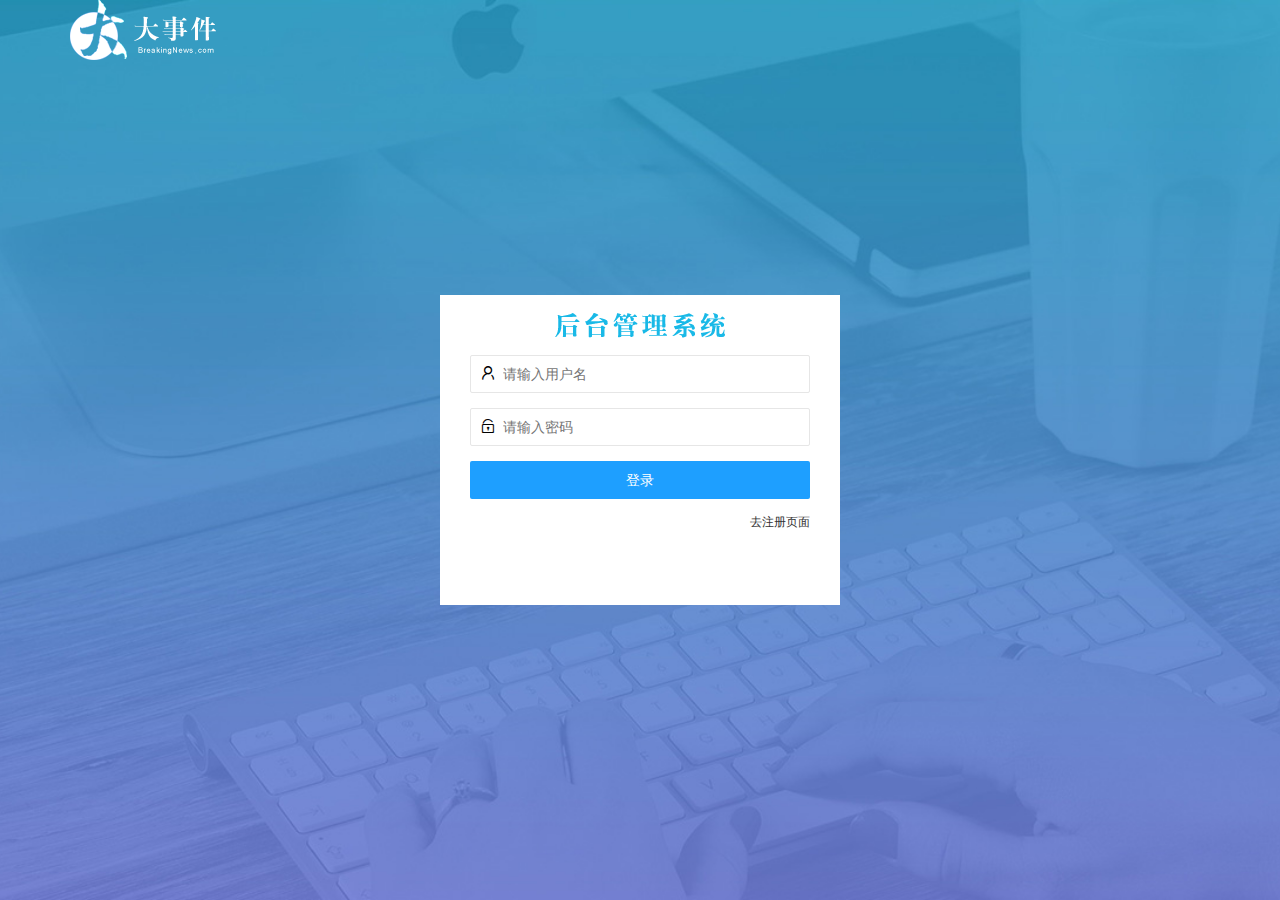
<file: login.html>
<!DOCTYPE html>
<html lang="en">

<head>
    <meta charset="UTF-8">
    <meta http-equiv="X-UA-Compatible" content="IE=edge">
    <meta name="viewport" content="width=device-width, initial-scale=1.0">
    <title>大事件-登录/注册</title>
    <!-- 导入LayUi样式 -->
    <link rel="stylesheet" href="./assets/lib/layui/css/layui.css" />
    <!-- 导入自己的样式 -->
    <link rel="stylesheet" href="./assets/css/login.css" />

</head>

<body>
    <!-- 头部logo区域 -->
    <div class="layui-main">
        <img src="./assets/images/logo.png" />
    </div>
    <!-- 登录注册区域 -->
    <div class="loginAndRegBox">
        <div class="title-box"></div>
        <!-- 登录div -->
        <div class="login-box">
            <!-- 登录表单 -->
            <form class="layui-form" id="form_login">
                <!-- 用户名 -->
                <div class="layui-form-item">
                    <i class="layui-icon layui-icon-username"></i>
                    <input type="text" name="username" required lay-verify="" placeholder="请输入用户名" autocomplete="off" class="layui-input">
                </div>
                <!-- 密码 -->
                <div class="layui-form-item">
                    <i class="layui-icon layui-icon-password"></i>
                    <input type="password" name="password" required lay-verify="requiredrequired|pwd" placeholder="请输入密码" autocomplete="off" class="layui-input">
                </div>
                <!-- 登录按钮 -->
                <div class="layui-form-item">
                    <!-- 表单提交按钮和普通按钮的区别，就是lay-submit -->
                    <button class="layui-btn layui-btn-fluid layui-btn-normal" lay-submit>登录</button>

                </div>
                <div class="layui-form-item links">
                    <a href="javaScript:;" id="link_reg">去注册页面</a>
                </div>
            </form>
        </div>
        <!-- 注册div -->
        <div class="reg-box">
            <!-- 注册表单 -->
            <form class="layui-form" id="form_reg">
                <!-- 用户名 -->
                <div class="layui-form-item">
                    <i class="layui-icon layui-icon-username"></i>
                    <input type="text" name="username" required lay-verify="required" placeholder="请输入用户名" autocomplete="off" class="layui-input">
                </div>
                <!-- 密码 -->
                <div class="layui-form-item">
                    <i class="layui-icon layui-icon-password"></i>
                    <input type="password" name="repassword" required lay-verify="required|pwd" placeholder="请输入密码" autocomplete="off" class="layui-input">
                </div>
                <!-- 密码验证 -->
                <div class="layui-form-item">
                    <i class="layui-icon layui-icon-password"></i>
                    <input type="password" name="password" required lay-verify="required|pwd|repwd" placeholder="再次确认密码" autocomplete="off" class="layui-input">
                </div>
                <!-- 注册按钮 -->
                <div class="layui-form-item">
                    <!-- 表单提交按钮和普通按钮的区别，就是lay-submit -->
                    <button class="layui-btn layui-btn-fluid layui-btn-normal" lay-submit>注册</button>

                </div>
                <div class="layui-form-item links">
                    <a href="javaScript:;" id="link_login">去登录</a>
                </div>
            </form>

        </div>
    </div>
    <!-- 导入layui的js脚本 -->
    <script src="./assets/lib/layui/layui.all.js"></script>
    <!-- 导入jquery -->
    <script src="./assets/lib/jquery.js"></script>
    <!-- 导入自己封装的 baseApi函数-->
    <script src="./assets/js/baseApi.js"></script>
    <!-- 导入自己的脚本js -->
    <script src="./assets/js/login.js"></script>


</body>

</html>
</file>
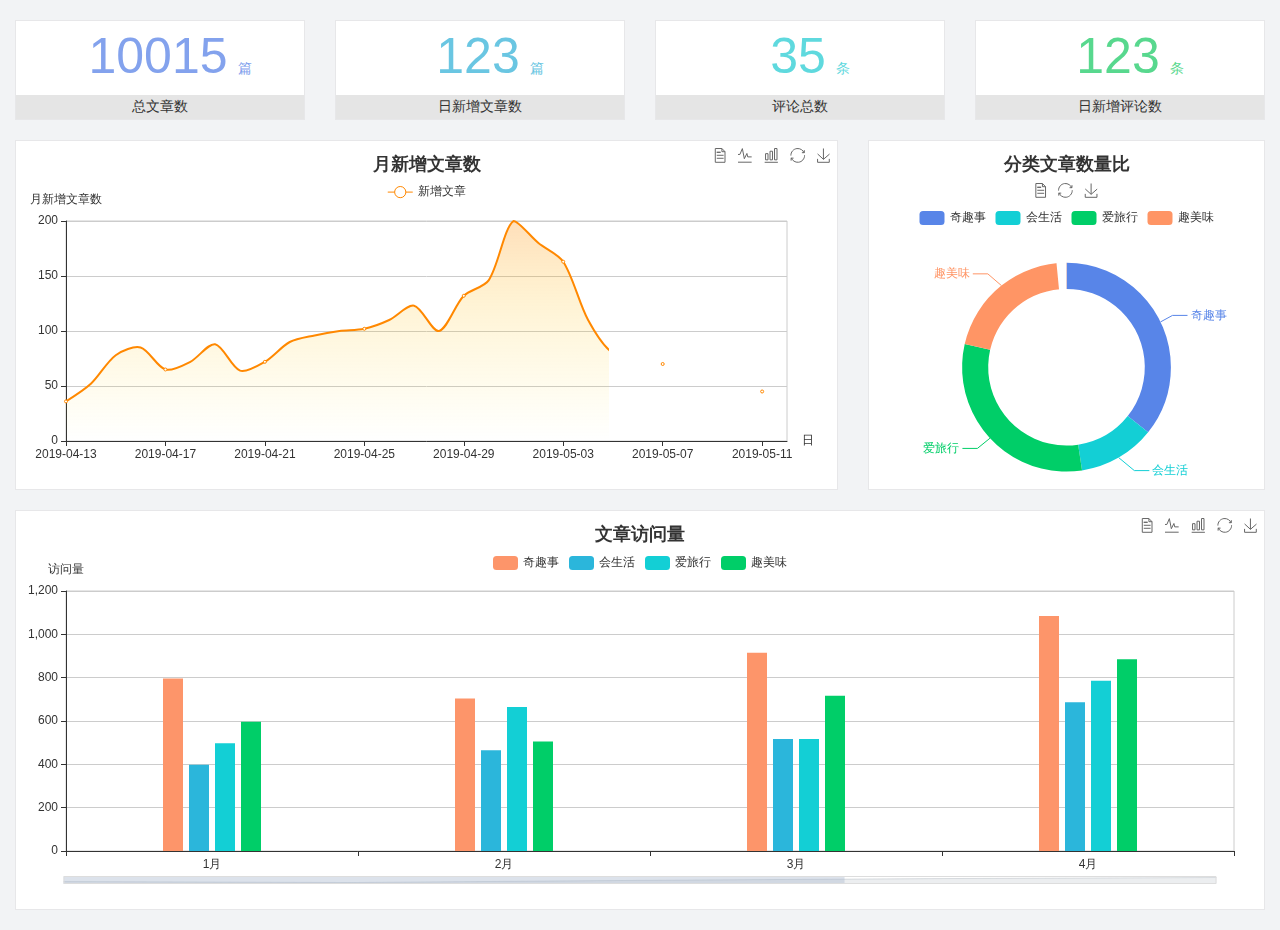
<file: home/dashboard.html>
<!DOCTYPE html>
<html lang="en">

<head>
    <meta charset="UTF-8">
    <meta name="viewport" content="width=device-width, initial-scale=1.0">
    <meta http-equiv="X-UA-Compatible" content="ie=edge">
    <title>图表统计</title>
    <link rel="stylesheet" href="../../assets/lib/bootstrap.css" />
    <link rel="stylesheet" href="../../assets/lib/main.css" />
    <script src="../../assets/lib/jquery.js"></script>
    <script type="text/javascript" src="../../assets/lib/echarts.min.js"></script>
</head>

<body>
    <div class="container-fluid">
        <div class="row spannel_list">
            <div class="col-sm-3 col-xs-6">
                <div class="spannel">
                    <em>10015</em><span>篇</span>
                    <b>总文章数</b>
                </div>
            </div>
            <div class="col-sm-3 col-xs-6">
                <div class="spannel scolor01">
                    <em>123</em><span>篇</span>
                    <b>日新增文章数</b>
                </div>
            </div>
            <div class="col-sm-3 col-xs-6">
                <div class="spannel scolor02">
                    <em>35</em><span>条</span>
                    <b>评论总数</b>
                </div>
            </div>
            <div class="col-sm-3 col-xs-6">
                <div class="spannel scolor03">
                    <em>123</em><span>条</span>
                    <b>日新增评论数</b>
                </div>
            </div>
        </div>
    </div>

    <div class="container-fluid">
        <div class="row curve-pie">
            <div class="col-lg-8 col-md-8">
                <div class="gragh_pannel" id="curve_show"></div>
            </div>
            <div class="col-lg-4 col-md-4">
                <div class="gragh_pannel" id="pie_show"></div>
            </div>
        </div>
    </div>

    <div class="container-fluid">
        <div class="column_pannel" id="column_show"></div>
    </div>

    <script>
        var oChart = echarts.init(document.getElementById('curve_show'));
        var aList_all = [{
            'count': 36,
            'date': '2019-04-13'
        }, {
            'count': 52,
            'date': '2019-04-14'
        }, {
            'count': 78,
            'date': '2019-04-15'
        }, {
            'count': 85,
            'date': '2019-04-16'
        }, {
            'count': 65,
            'date': '2019-04-17'
        }, {
            'count': 72,
            'date': '2019-04-18'
        }, {
            'count': 88,
            'date': '2019-04-19'
        }, {
            'count': 64,
            'date': '2019-04-20'
        }, {
            'count': 72,
            'date': '2019-04-21'
        }, {
            'count': 90,
            'date': '2019-04-22'
        }, {
            'count': 96,
            'date': '2019-04-23'
        }, {
            'count': 100,
            'date': '2019-04-24'
        }, {
            'count': 102,
            'date': '2019-04-25'
        }, {
            'count': 110,
            'date': '2019-04-26'
        }, {
            'count': 123,
            'date': '2019-04-27'
        }, {
            'count': 100,
            'date': '2019-04-28'
        }, {
            'count': 132,
            'date': '2019-04-29'
        }, {
            'count': 146,
            'date': '2019-04-30'
        }, {
            'count': 200,
            'date': '2019-05-01'
        }, {
            'count': 180,
            'date': '2019-05-02'
        }, {
            'count': 163,
            'date': '2019-05-03'
        }, {
            'count': 110,
            'date': '2019-05-04'
        }, {
            'count': 80,
            'date': '2019-05-05'
        }, {
            'count': 82,
            'date': '2019-05-06'
        }, {
            'count': 70,
            'date': '2019-05-07'
        }, {
            'count': 65,
            'date': '2019-05-08'
        }, {
            'count': 54,
            'date': '2019-05-09'
        }, {
            'count': 40,
            'date': '2019-05-10'
        }, {
            'count': 45,
            'date': '2019-05-11'
        }, {
            'count': 38,
            'date': '2019-05-12'
        }, ];

        let aCount = [];
        let aDate = [];

        for (var i = 0; i < aList_all.length; i++) {
            aCount.push(aList_all[i].count);
            aDate.push(aList_all[i].date);
        }

        var chartopt = {
            title: {
                text: '月新增文章数',
                left: 'center',
                top: '10'
            },
            tooltip: {
                trigger: 'axis'
            },
            legend: {
                data: ['新增文章'],
                top: '40'
            },
            toolbox: {
                show: true,
                feature: {
                    mark: {
                        show: true
                    },
                    dataView: {
                        show: true,
                        readOnly: false
                    },
                    magicType: {
                        show: true,
                        type: ['line', 'bar']
                    },
                    restore: {
                        show: true
                    },
                    saveAsImage: {
                        show: true
                    }
                }
            },
            calculable: true,
            xAxis: [{
                name: '日',
                type: 'category',
                boundaryGap: false,
                data: aDate
            }],
            yAxis: [{
                name: '月新增文章数',
                type: 'value'
            }],
            series: [{
                name: '新增文章',
                type: 'line',
                smooth: true,
                itemStyle: {
                    normal: {
                        areaStyle: {
                            type: 'default'
                        },
                        color: '#f80'
                    },
                    lineStyle: {
                        color: '#f80'
                    }
                },
                data: aCount
            }],
            areaStyle: {
                normal: {
                    color: new echarts.graphic.LinearGradient(0, 0, 0, 1, [{
                        offset: 0,
                        color: 'rgba(255,136,0,0.39)'
                    }, {
                        offset: .34,
                        color: 'rgba(255,180,0,0.25)'
                    }, {
                        offset: 1,
                        color: 'rgba(255,222,0,0.00)'
                    }])

                }
            },
            grid: {
                show: true,
                x: 50,
                x2: 50,
                y: 80,
                height: 220
            }
        };

        oChart.setOption(chartopt);


        var oPie = echarts.init(document.getElementById('pie_show'));
        var oPieopt = {
            title: {
                top: 10,
                text: '分类文章数量比',
                x: 'center'
            },
            tooltip: {
                trigger: 'item',
                formatter: "{a} <br/>{b} : {c} ({d}%)"
            },
            color: ['#5885e8', '#13cfd5', '#00ce68', '#ff9565'],
            legend: {
                x: 'center',
                top: 65,
                data: ['奇趣事', '会生活', '爱旅行', '趣美味']
            },
            toolbox: {
                show: true,
                x: 'center',
                top: 35,
                feature: {
                    mark: {
                        show: true
                    },
                    dataView: {
                        show: true,
                        readOnly: false
                    },
                    magicType: {
                        show: true,
                        type: ['pie', 'funnel'],
                        option: {
                            funnel: {
                                x: '25%',
                                width: '50%',
                                funnelAlign: 'left',
                                max: 1548
                            }
                        }
                    },
                    restore: {
                        show: true
                    },
                    saveAsImage: {
                        show: true
                    }
                }
            },
            calculable: true,
            series: [{
                name: '访问来源',
                type: 'pie',
                radius: ['45%', '60%'],
                center: ['50%', '65%'],
                data: [{
                    value: 300,
                    name: '奇趣事'
                }, {
                    value: 100,
                    name: '会生活'
                }, {
                    value: 260,
                    name: '爱旅行'
                }, {
                    value: 180,
                    name: '趣美味'
                }]
            }]
        };
        oPie.setOption(oPieopt);



        var oColumn = this.echarts.init(document.getElementById('column_show'));
        var oColumnopt = {
            title: {
                text: '文章访问量',
                left: 'center',
                top: '10'
            },
            tooltip: {
                trigger: 'axis'
            },
            legend: {
                data: ['奇趣事', '会生活', '爱旅行', '趣美味'],
                top: '40'
            },
            toolbox: {
                show: true,
                feature: {
                    mark: {
                        show: true
                    },
                    dataView: {
                        show: true,
                        readOnly: false
                    },
                    magicType: {
                        show: true,
                        type: ['line', 'bar']
                    },
                    restore: {
                        show: true
                    },
                    saveAsImage: {
                        show: true
                    }
                }
            },
            calculable: true,
            xAxis: [{
                type: 'category',
                data: ['1月', '2月', '3月', '4月', '5月']
            }],
            yAxis: [{
                name: '访问量',
                type: 'value'
            }],
            series: [{
                name: '奇趣事',
                type: 'bar',
                barWidth: 20,
                itemStyle: {
                    normal: {
                        areaStyle: {
                            type: 'default'
                        },
                        color: '#fd956a'
                    }
                },
                data: [800, 708, 920, 1090, 1200]
            }, {
                name: '会生活',
                type: 'bar',
                barWidth: 20,
                itemStyle: {
                    normal: {
                        areaStyle: {
                            type: 'default'
                        },
                        color: '#2bb6db'
                    }
                },
                data: [400, 468, 520, 690, 800]
            }, {
                name: '爱旅行',
                type: 'bar',
                barWidth: 20,
                itemStyle: {
                    normal: {
                        areaStyle: {
                            type: 'default'
                        },
                        color: '#13cfd5'
                    }
                },
                data: [500, 668, 520, 790, 900]
            }, {
                name: '趣美味',
                type: 'bar',
                barWidth: 20,
                itemStyle: {
                    normal: {
                        areaStyle: {
                            type: 'default'
                        },
                        color: '#00ce68'
                    }
                },
                data: [600, 508, 720, 890, 1000]
            }],
            grid: {
                show: true,
                x: 50,
                x2: 30,
                y: 80,
                height: 260
            },
            dataZoom: [ //给x轴设置滚动条
                {
                    start: 0, //默认为0
                    end: 100 - 1000 / 31, //默认为100
                    type: 'slider',
                    show: true,
                    xAxisIndex: [0],
                    handleSize: 0, //滑动条的 左右2个滑动条的大小
                    height: 8, //组件高度
                    left: 45, //左边的距离
                    right: 50, //右边的距离
                    bottom: 26, //右边的距离
                    handleColor: '#ddd', //h滑动图标的颜色
                    handleStyle: {
                        borderColor: "#cacaca",
                        borderWidth: "1",
                        shadowBlur: 2,
                        background: "#ddd",
                        shadowColor: "#ddd",
                    }
                }
            ]
        };
        oColumn.setOption(oColumnopt);
    </script>
</body>

</html>
</file>
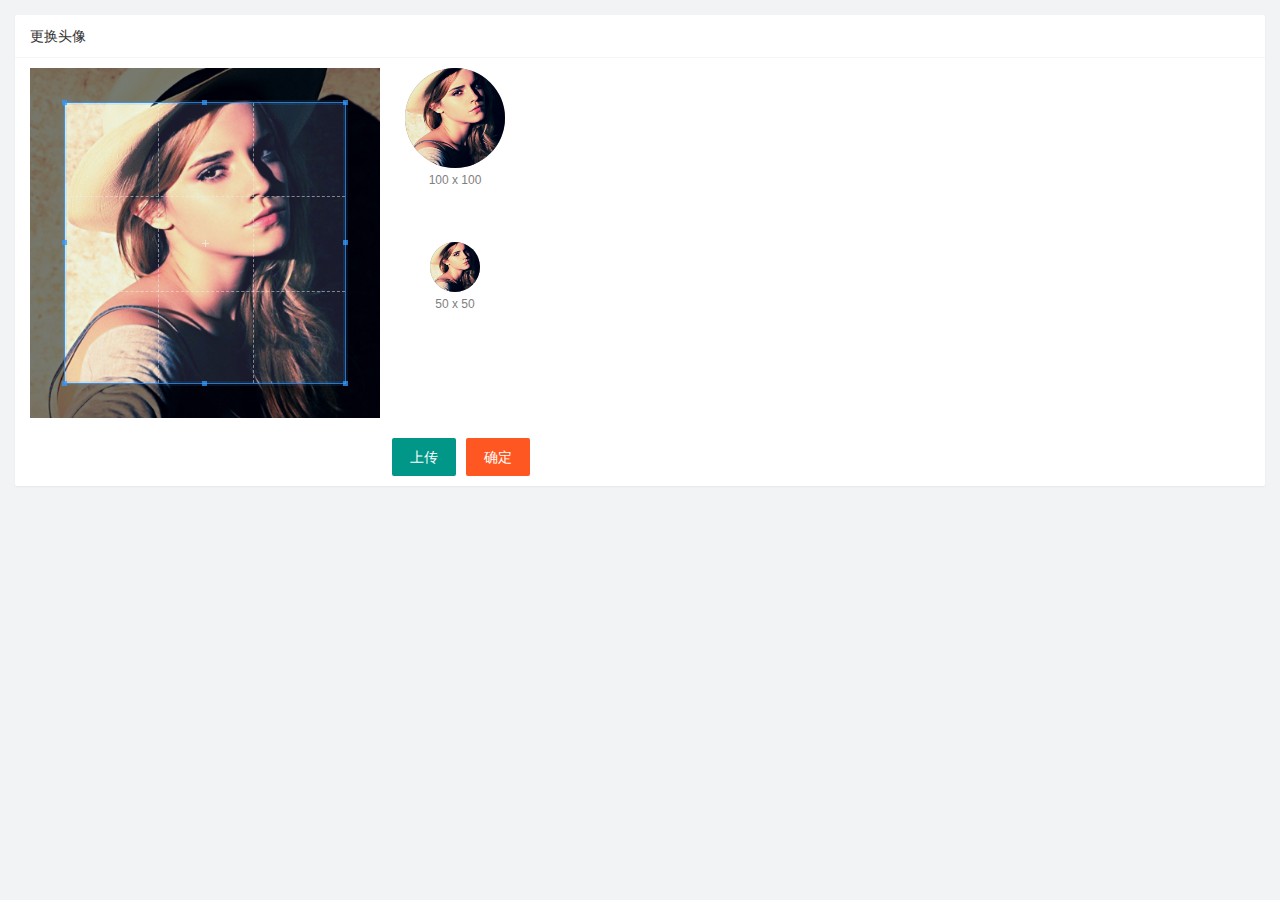
<file: user/user_avatar.html>
<!DOCTYPE html>
<html lang="en">

<head>
    <meta charset="UTF-8">
    <meta http-equiv="X-UA-Compatible" content="IE=edge">
    <meta name="viewport" content="width=device-width, initial-scale=1.0">
    <title>Document</title>
    <link rel="stylesheet" href="/assets/lib/layui/css/layui.css">
    <link rel="stylesheet" href="/assets/lib/cropper/cropper.css" />
    <link rel="stylesheet" href="/assets/css/user/user_avatar.css">

</head>

<body>
    <!-- 卡片区域 -->
    <div class="layui-card">
        <div class="layui-card-header">更换头像</div>
        <div class="layui-card-body">
            <!-- 第一行的图片裁剪和预览区域 -->
            <div class="row1">
                <!-- 图片裁剪区域 -->
                <div class="cropper-box">
                    <!-- 这个 img 标签很重要，将来会把它初始化为裁剪区域 -->
                    <img id="image" src="/assets/images/sample.jpg" />
                </div>
                <!-- 图片的预览区域 -->
                <div class="preview-box">
                    <div>
                        <!-- 宽高为 100px 的预览区域 -->
                        <div class="img-preview w100"></div>
                        <p class="size">100 x 100</p>
                    </div>
                    <div>
                        <!-- 宽高为 50px 的预览区域 -->
                        <div class="img-preview w50"></div>
                        <p class="size">50 x 50</p>
                    </div>
                </div>
            </div>

            <!-- 第二行的按钮区域 -->
            <div class="row2">
                <!-- 通过accept属性可以允许选择什么类型文件 -->
                <input type="file" id="file" accept="image/png,image/jpeg">
                <button type="button" class="layui-btn" id="btnChooseImage">上传</button>
                <button type="button" class="layui-btn layui-btn-danger" id="btnUpload">确定</button>
            </div>
        </div>
    </div>
    <script src="/assets/lib/layui/layui.all.js"></script>
    <script src="/assets/lib/jquery.js"></script>
    <script src="/assets/lib/cropper/Cropper.js"></script>
    <script src="/assets/lib/cropper/jquery-cropper.js"></script>
    <script src="/assets/js/baseApi.js"></script>
    <script src="/assets/js/user/user_avatar.js"></script>
</body>

</html>
</file>
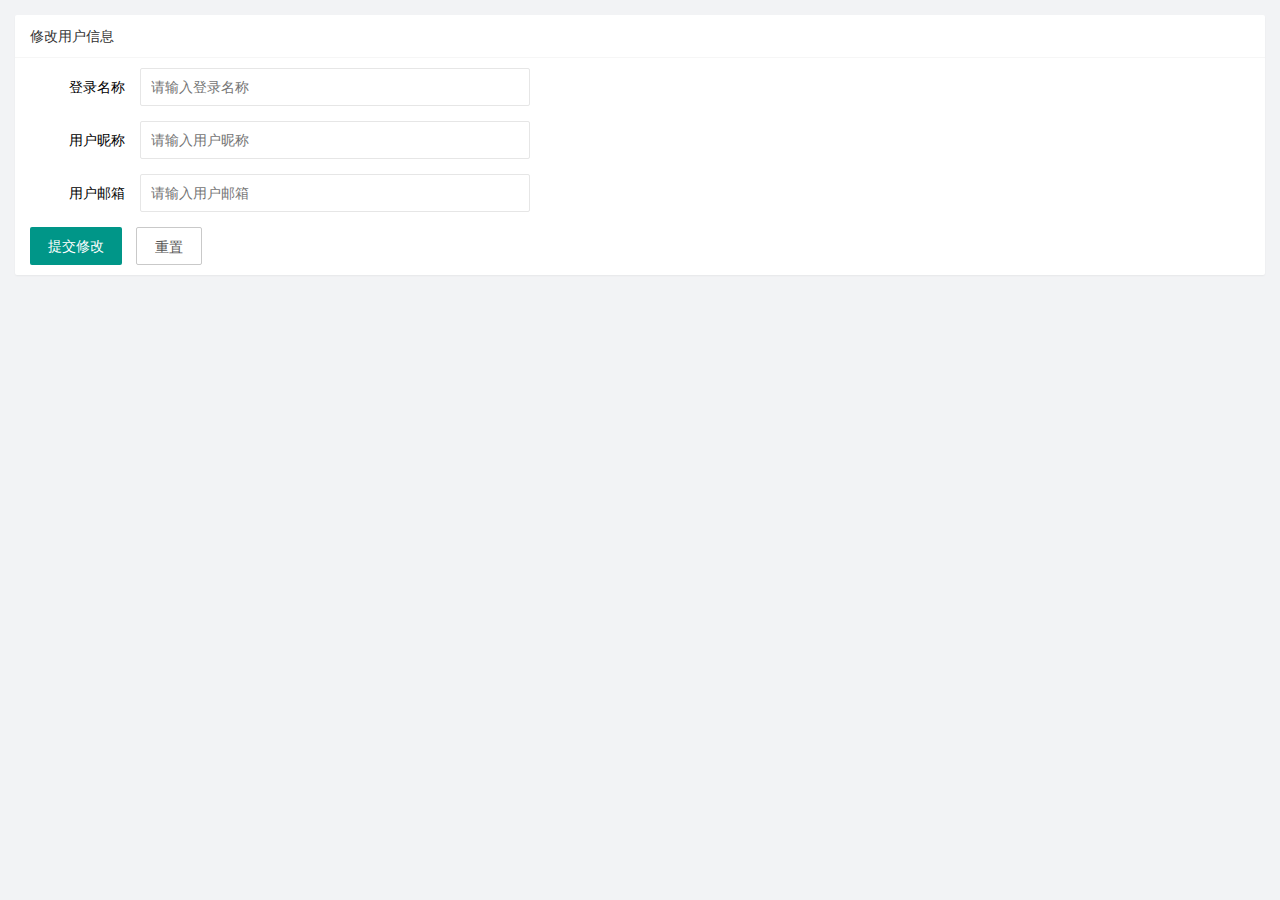
<file: user/user_info.html>
<!DOCTYPE html>
<html lang="en">

<head>
    <meta charset="UTF-8">
    <meta http-equiv="X-UA-Compatible" content="IE=edge">
    <meta name="viewport" content="width=device-width, initial-scale=1.0">
    <!-- 导入layui样式 -->
    <title>Document</title>
    <link rel="stylesheet" href="../assets/lib/layui/css/layui.css">
    <!-- 导入自己的样式 -->
    <link rel="stylesheet" href="../assets/css/user/user_info.css">
</head>

<body>
    <!-- 卡片区域 -->
    <div class="layui-card">
        <div class="layui-card-header">修改用户信息</div>
        <div class="layui-card-body">
            <!-- form表单区域 -->
            <form class="layui-form" lay-filter="formUserInfo">
                <!-- 这是隐藏域 -->
                <input type="hidden" name="id">
                <div class="layui-form-item">
                    <label class="layui-form-label">登录名称</label>
                    <div class="layui-input-block">
                        <input type="text" name="username" required lay-verify="required" placeholder="请输入登录名称" autocomplete="off" class="layui-input" readonly>
                    </div>
                </div>
                <div class="layui-form-item">
                    <label class="layui-form-label">用户昵称</label>
                    <div class="layui-input-block">
                        <input type="text" name="nickname" required lay-verify="required|nickname" placeholder="请输入用户昵称" autocomplete="off" class="layui-input">
                    </div>
                </div>
                <div class="layui-form-item">
                    <label class="layui-form-label">用户邮箱</label>
                    <div class="layui-input-block">
                        <input type="text" name="email" required lay-verify="required|email" placeholder="请输入用户邮箱" autocomplete="off" class="layui-input">
                    </div>
                </div>
                <!-- 提交按钮 -->
                <button class="layui-btn" lay-submit lay-filter="formDemo">提交修改</button>
                <button type="reset" class="layui-btn layui-btn-primary" id="btnReset">重置</button>
            </form>
        </div>
    </div>
    <!-- 导入layui  js文件 -->
    <script src="../assets/lib/layui/layui.all.js"></script>
    <!-- 导入jquery -->
    <script src="../assets/lib/jquery.js"></script>
    <!-- 导入baseApi -->
    <script src="../assets/js/baseApi.js"></script>
    <!-- 导入自己的js -->
    <script src="../assets/js/user/user_info.js"></script>
</body>

</html>
</file>
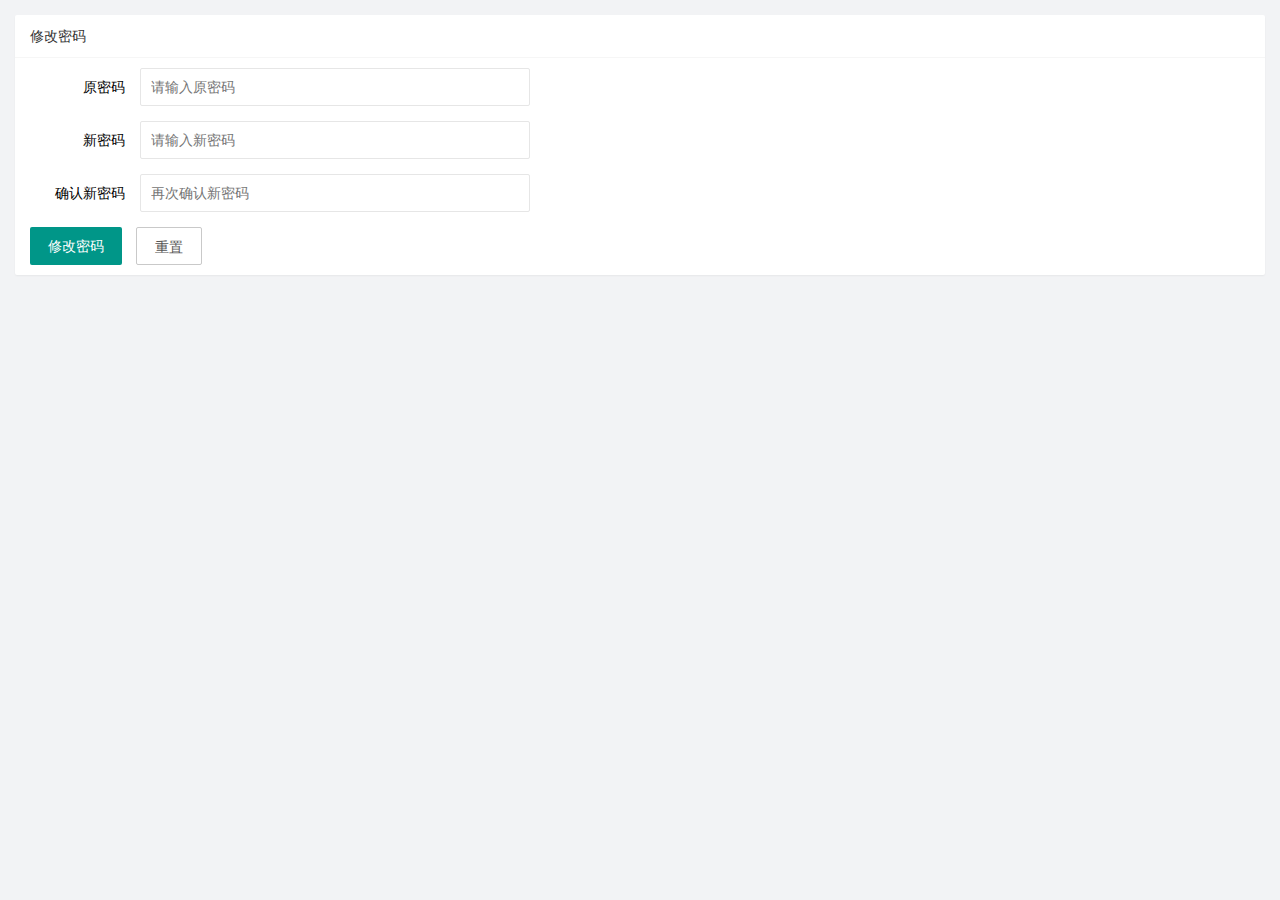
<file: user/user_pwd.html>
<!DOCTYPE html>
<html lang="en">

<head>
    <meta charset="UTF-8">
    <meta http-equiv="X-UA-Compatible" content="IE=edge">
    <meta name="viewport" content="width=device-width, initial-scale=1.0">
    <title>Document</title>
    <!-- 导入layuicss文件 -->
    <link rel="stylesheet" href="../assets/lib/layui/css/layui.css">
    <!-- 导入自己的样式表 -->
    <link rel="stylesheet" href="../assets/css/user/user_pwd.css">
</head>

<body>
    <!-- 卡片区域 -->
    <div class="layui-card">
        <div class="layui-card-header">修改密码</div>
        <div class="layui-card-body">
            <!-- 表单页面 -->
            <form class="layui-form">
                <div class="layui-form-item">
                    <label class="layui-form-label">原密码</label>
                    <div class="layui-input-block">
                        <input type="password" name="oldPwd" required lay-verify="required|pwd" placeholder="请输入原密码" autocomplete="off" class="layui-input">
                    </div>
                </div>
                <div class="layui-form-item">
                    <label class="layui-form-label">新密码</label>
                    <div class="layui-input-block">
                        <input type="password" name="newpwd" required lay-verify="required|pwd|samePwd" placeholder="请输入新密码" autocomplete="off" class="layui-input">
                    </div>
                </div>
                <div class="layui-form-item">
                    <label class="layui-form-label">确认新密码</label>
                    <div class="layui-input-block">
                        <input type="password" name="repwd" required lay-verify="required|pwd|rePwd" placeholder="再次确认新密码" autocomplete="off" class="layui-input">
                    </div>
                </div>
                <button class="layui-btn" lay-submit lay-filter="formDemo">修改密码</button>
                <button type="reset" class="layui-btn layui-btn-primary">重置</button>
            </form>
        </div>
    </div>
    <!-- 导入layui  js文件 -->
    <script src="../assets/lib/layui/layui.all.js"></script>
    <!-- 导入jquery  js文件 -->
    <script src="/assets/lib/jquery.js"></script>
    <!-- 导入baseApi  js文件 -->
    <script src="/assets/js/baseApi.js"></script>
    <!-- 导入自己的js文件 -->
    <script src="/assets/js/user/user_pwd.js"></script>
</body>

</html>
</file>
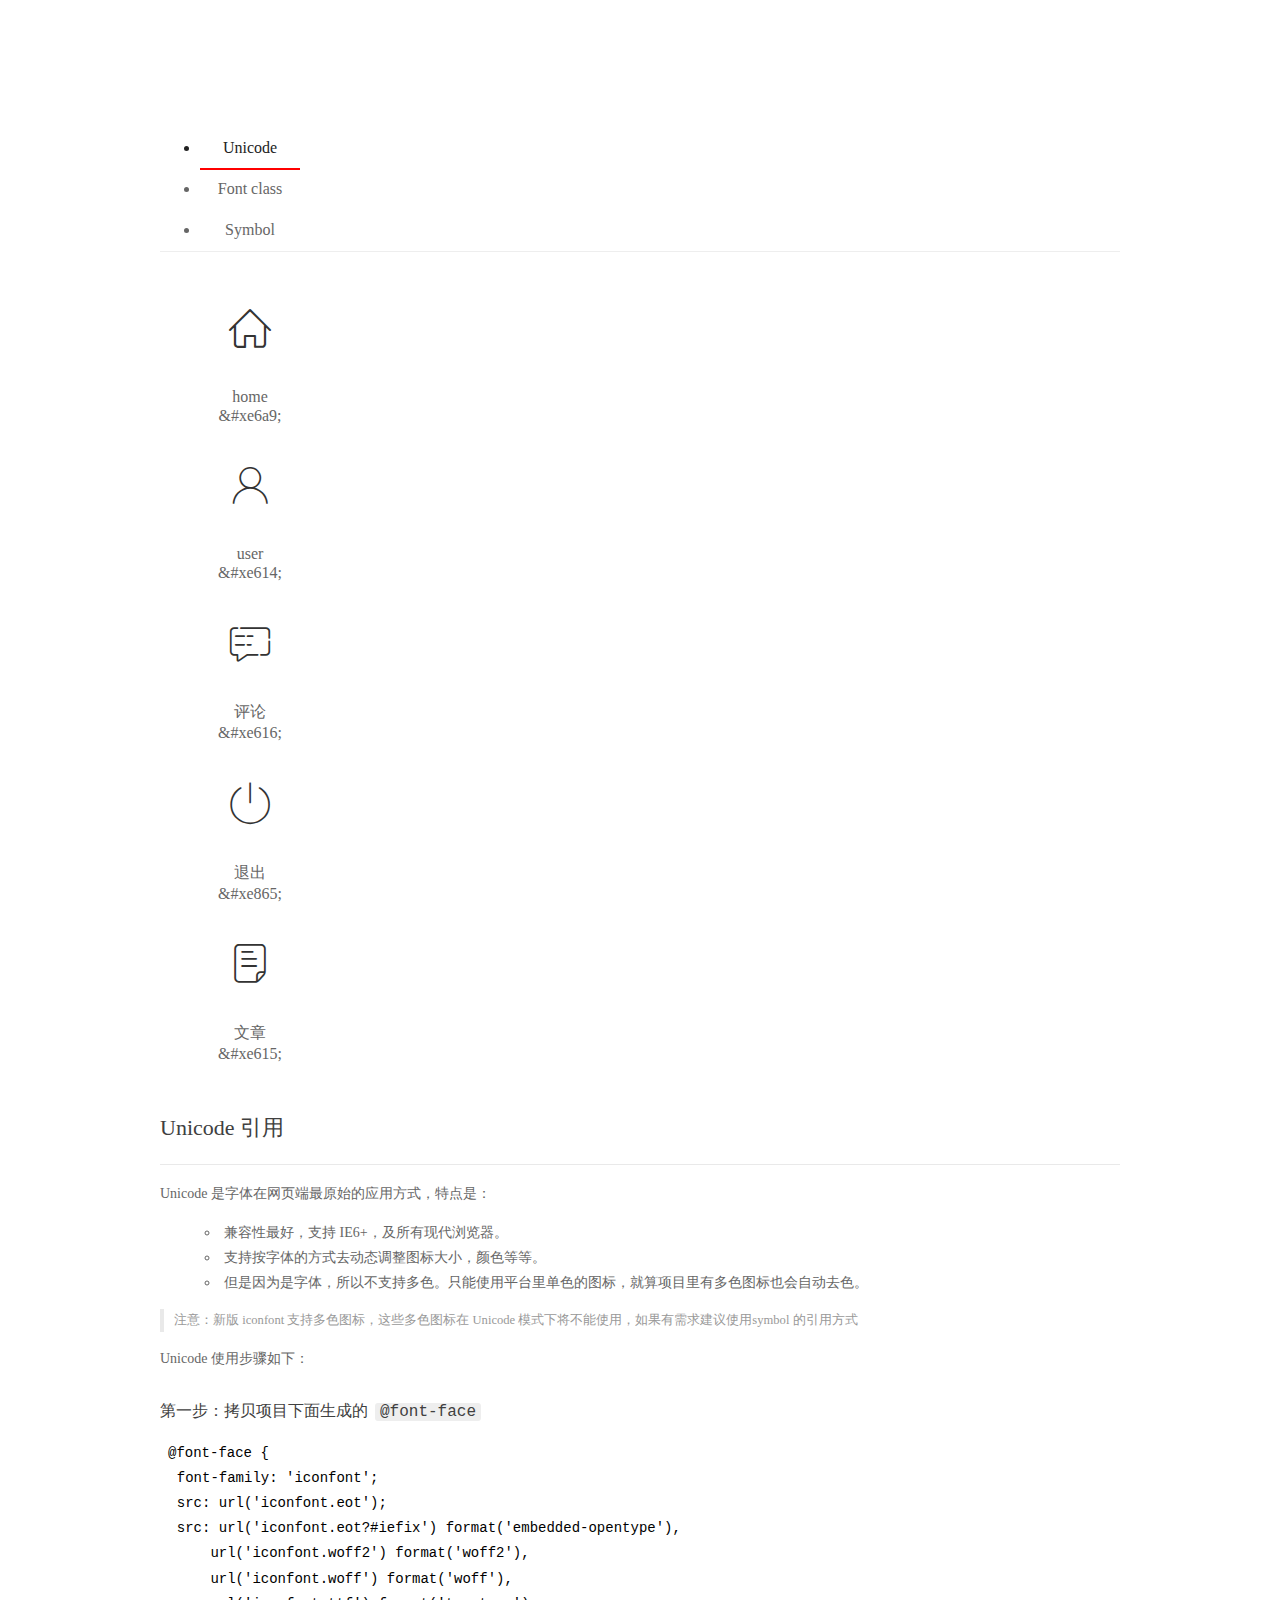
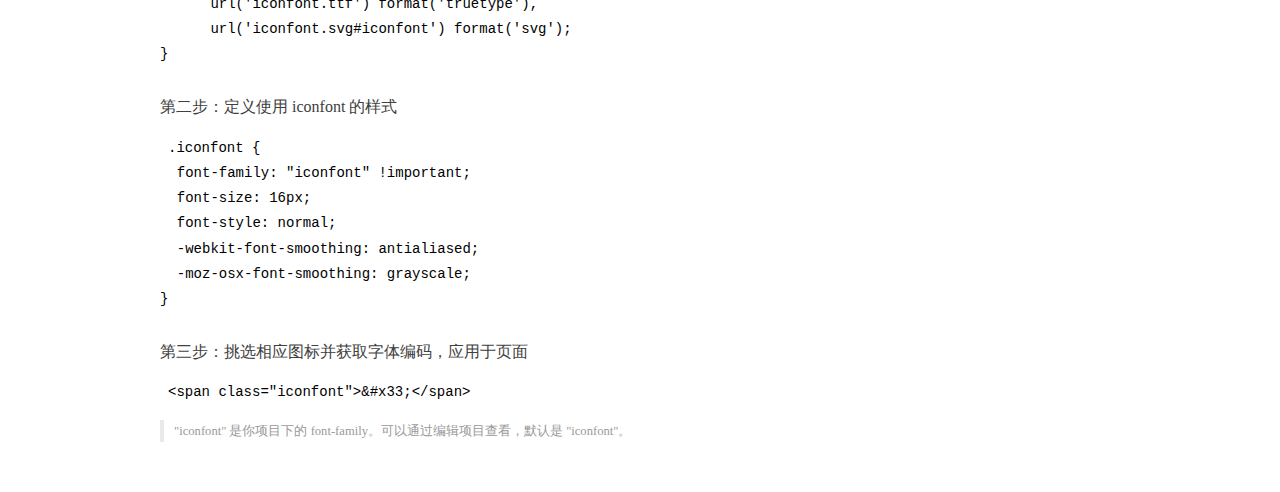
<file: assets/fonts/demo_index.html>
<!DOCTYPE html>
<html>
<head>
  <meta charset="utf-8"/>
  <title>IconFont Demo</title>
  <link rel="shortcut icon" href="https://gtms04.alicdn.com/tps/i4/TB1_oz6GVXXXXaFXpXXJDFnIXXX-64-64.ico" type="image/x-icon"/>
  <link rel="stylesheet" href="https://g.alicdn.com/thx/cube/1.3.2/cube.min.css">
  <link rel="stylesheet" href="demo.css">
  <link rel="stylesheet" href="iconfont.css">
  <script src="iconfont.js"></script>
  <!-- jQuery -->
  <script src="https://a1.alicdn.com/oss/uploads/2018/12/26/7bfddb60-08e8-11e9-9b04-53e73bb6408b.js"></script>
  <!-- 代码高亮 -->
  <script src="https://a1.alicdn.com/oss/uploads/2018/12/26/a3f714d0-08e6-11e9-8a15-ebf944d7534c.js"></script>
</head>
<body>
  <div class="main">
    <h1 class="logo"><a href="https://www.iconfont.cn/" title="iconfont 首页" target="_blank">&#xe86b;</a></h1>
    <div class="nav-tabs">
      <ul id="tabs" class="dib-box">
        <li class="dib active"><span>Unicode</span></li>
        <li class="dib"><span>Font class</span></li>
        <li class="dib"><span>Symbol</span></li>
      </ul>
      
    </div>
    <div class="tab-container">
      <div class="content unicode" style="display: block;">
          <ul class="icon_lists dib-box">
          
            <li class="dib">
              <span class="icon iconfont">&#xe6a9;</span>
                <div class="name">home</div>
                <div class="code-name">&amp;#xe6a9;</div>
              </li>
          
            <li class="dib">
              <span class="icon iconfont">&#xe614;</span>
                <div class="name">user</div>
                <div class="code-name">&amp;#xe614;</div>
              </li>
          
            <li class="dib">
              <span class="icon iconfont">&#xe616;</span>
                <div class="name">评论</div>
                <div class="code-name">&amp;#xe616;</div>
              </li>
          
            <li class="dib">
              <span class="icon iconfont">&#xe865;</span>
                <div class="name">退出</div>
                <div class="code-name">&amp;#xe865;</div>
              </li>
          
            <li class="dib">
              <span class="icon iconfont">&#xe615;</span>
                <div class="name">文章</div>
                <div class="code-name">&amp;#xe615;</div>
              </li>
          
          </ul>
          <div class="article markdown">
          <h2 id="unicode-">Unicode 引用</h2>
          <hr>

          <p>Unicode 是字体在网页端最原始的应用方式，特点是：</p>
          <ul>
            <li>兼容性最好，支持 IE6+，及所有现代浏览器。</li>
            <li>支持按字体的方式去动态调整图标大小，颜色等等。</li>
            <li>但是因为是字体，所以不支持多色。只能使用平台里单色的图标，就算项目里有多色图标也会自动去色。</li>
          </ul>
          <blockquote>
            <p>注意：新版 iconfont 支持多色图标，这些多色图标在 Unicode 模式下将不能使用，如果有需求建议使用symbol 的引用方式</p>
          </blockquote>
          <p>Unicode 使用步骤如下：</p>
          <h3 id="-font-face">第一步：拷贝项目下面生成的 <code>@font-face</code></h3>
<pre><code class="language-css"
>@font-face {
  font-family: 'iconfont';
  src: url('iconfont.eot');
  src: url('iconfont.eot?#iefix') format('embedded-opentype'),
      url('iconfont.woff2') format('woff2'),
      url('iconfont.woff') format('woff'),
      url('iconfont.ttf') format('truetype'),
      url('iconfont.svg#iconfont') format('svg');
}
</code></pre>
          <h3 id="-iconfont-">第二步：定义使用 iconfont 的样式</h3>
<pre><code class="language-css"
>.iconfont {
  font-family: "iconfont" !important;
  font-size: 16px;
  font-style: normal;
  -webkit-font-smoothing: antialiased;
  -moz-osx-font-smoothing: grayscale;
}
</code></pre>
          <h3 id="-">第三步：挑选相应图标并获取字体编码，应用于页面</h3>
<pre>
<code class="language-html"
>&lt;span class="iconfont"&gt;&amp;#x33;&lt;/span&gt;
</code></pre>
          <blockquote>
            <p>"iconfont" 是你项目下的 font-family。可以通过编辑项目查看，默认是 "iconfont"。</p>
          </blockquote>
          </div>
      </div>
      <div class="content font-class">
        <ul class="icon_lists dib-box">
          
          <li class="dib">
            <span class="icon iconfont icon-home"></span>
            <div class="name">
              home
            </div>
            <div class="code-name">.icon-home
            </div>
          </li>
          
          <li class="dib">
            <span class="icon iconfont icon-user"></span>
            <div class="name">
              user
            </div>
            <div class="code-name">.icon-user
            </div>
          </li>
          
          <li class="dib">
            <span class="icon iconfont icon-pinglun"></span>
            <div class="name">
              评论
            </div>
            <div class="code-name">.icon-pinglun
            </div>
          </li>
          
          <li class="dib">
            <span class="icon iconfont icon-tuichu"></span>
            <div class="name">
              退出
            </div>
            <div class="code-name">.icon-tuichu
            </div>
          </li>
          
          <li class="dib">
            <span class="icon iconfont icon-16"></span>
            <div class="name">
              文章
            </div>
            <div class="code-name">.icon-16
            </div>
          </li>
          
        </ul>
        <div class="article markdown">
        <h2 id="font-class-">font-class 引用</h2>
        <hr>

        <p>font-class 是 Unicode 使用方式的一种变种，主要是解决 Unicode 书写不直观，语意不明确的问题。</p>
        <p>与 Unicode 使用方式相比，具有如下特点：</p>
        <ul>
          <li>兼容性良好，支持 IE8+，及所有现代浏览器。</li>
          <li>相比于 Unicode 语意明确，书写更直观。可以很容易分辨这个 icon 是什么。</li>
          <li>因为使用 class 来定义图标，所以当要替换图标时，只需要修改 class 里面的 Unicode 引用。</li>
          <li>不过因为本质上还是使用的字体，所以多色图标还是不支持的。</li>
        </ul>
        <p>使用步骤如下：</p>
        <h3 id="-fontclass-">第一步：引入项目下面生成的 fontclass 代码：</h3>
<pre><code class="language-html">&lt;link rel="stylesheet" href="./iconfont.css"&gt;
</code></pre>
        <h3 id="-">第二步：挑选相应图标并获取类名，应用于页面：</h3>
<pre><code class="language-html">&lt;span class="iconfont icon-xxx"&gt;&lt;/span&gt;
</code></pre>
        <blockquote>
          <p>"
            iconfont" 是你项目下的 font-family。可以通过编辑项目查看，默认是 "iconfont"。</p>
        </blockquote>
      </div>
      </div>
      <div class="content symbol">
          <ul class="icon_lists dib-box">
          
            <li class="dib">
                <svg class="icon svg-icon" aria-hidden="true">
                  <use xlink:href="#icon-home"></use>
                </svg>
                <div class="name">home</div>
                <div class="code-name">#icon-home</div>
            </li>
          
            <li class="dib">
                <svg class="icon svg-icon" aria-hidden="true">
                  <use xlink:href="#icon-user"></use>
                </svg>
                <div class="name">user</div>
                <div class="code-name">#icon-user</div>
            </li>
          
            <li class="dib">
                <svg class="icon svg-icon" aria-hidden="true">
                  <use xlink:href="#icon-pinglun"></use>
                </svg>
                <div class="name">评论</div>
                <div class="code-name">#icon-pinglun</div>
            </li>
          
            <li class="dib">
                <svg class="icon svg-icon" aria-hidden="true">
                  <use xlink:href="#icon-tuichu"></use>
                </svg>
                <div class="name">退出</div>
                <div class="code-name">#icon-tuichu</div>
            </li>
          
            <li class="dib">
                <svg class="icon svg-icon" aria-hidden="true">
                  <use xlink:href="#icon-16"></use>
                </svg>
                <div class="name">文章</div>
                <div class="code-name">#icon-16</div>
            </li>
          
          </ul>
          <div class="article markdown">
          <h2 id="symbol-">Symbol 引用</h2>
          <hr>

          <p>这是一种全新的使用方式，应该说这才是未来的主流，也是平台目前推荐的用法。相关介绍可以参考这篇<a href="">文章</a>
            这种用法其实是做了一个 SVG 的集合，与另外两种相比具有如下特点：</p>
          <ul>
            <li>支持多色图标了，不再受单色限制。</li>
            <li>通过一些技巧，支持像字体那样，通过 <code>font-size</code>, <code>color</code> 来调整样式。</li>
            <li>兼容性较差，支持 IE9+，及现代浏览器。</li>
            <li>浏览器渲染 SVG 的性能一般，还不如 png。</li>
          </ul>
          <p>使用步骤如下：</p>
          <h3 id="-symbol-">第一步：引入项目下面生成的 symbol 代码：</h3>
<pre><code class="language-html">&lt;script src="./iconfont.js"&gt;&lt;/script&gt;
</code></pre>
          <h3 id="-css-">第二步：加入通用 CSS 代码（引入一次就行）：</h3>
<pre><code class="language-html">&lt;style&gt;
.icon {
  width: 1em;
  height: 1em;
  vertical-align: -0.15em;
  fill: currentColor;
  overflow: hidden;
}
&lt;/style&gt;
</code></pre>
          <h3 id="-">第三步：挑选相应图标并获取类名，应用于页面：</h3>
<pre><code class="language-html">&lt;svg class="icon" aria-hidden="true"&gt;
  &lt;use xlink:href="#icon-xxx"&gt;&lt;/use&gt;
&lt;/svg&gt;
</code></pre>
          </div>
      </div>

    </div>
  </div>
  <script>
  $(document).ready(function () {
      $('.tab-container .content:first').show()

      $('#tabs li').click(function (e) {
        var tabContent = $('.tab-container .content')
        var index = $(this).index()

        if ($(this).hasClass('active')) {
          return
        } else {
          $('#tabs li').removeClass('active')
          $(this).addClass('active')

          tabContent.hide().eq(index).fadeIn()
        }
      })
    })
  </script>
</body>
</html>
</file>
<file: assets/lib/layui/css/layui.css>
/** layui-v2.5.5 MIT License By https://www.layui.com */
 .layui-inline,img{display:inline-block;vertical-align:middle}h1,h2,h3,h4,h5,h6{font-weight:400}.layui-edge,.layui-header,.layui-inline,.layui-main{position:relative}.layui-body,.layui-edge,.layui-elip{overflow:hidden}.layui-btn,.layui-edge,.layui-inline,img{vertical-align:middle}.layui-btn,.layui-disabled,.layui-icon,.layui-unselect{-moz-user-select:none;-webkit-user-select:none;-ms-user-select:none}.layui-elip,.layui-form-checkbox span,.layui-form-pane .layui-form-label{text-overflow:ellipsis;white-space:nowrap}.layui-breadcrumb,.layui-tree-btnGroup{visibility:hidden}blockquote,body,button,dd,div,dl,dt,form,h1,h2,h3,h4,h5,h6,input,li,ol,p,pre,td,textarea,th,ul{margin:0;padding:0;-webkit-tap-highlight-color:rgba(0,0,0,0)}a:active,a:hover{outline:0}img{border:none}li{list-style:none}table{border-collapse:collapse;border-spacing:0}h4,h5,h6{font-size:100%}button,input,optgroup,option,select,textarea{font-family:inherit;font-size:inherit;font-style:inherit;font-weight:inherit;outline:0}pre{white-space:pre-wrap;white-space:-moz-pre-wrap;white-space:-pre-wrap;white-space:-o-pre-wrap;word-wrap:break-word}body{line-height:24px;font:14px Helvetica Neue,Helvetica,PingFang SC,Tahoma,Arial,sans-serif}hr{height:1px;margin:10px 0;border:0;clear:both}a{color:#333;text-decoration:none}a:hover{color:#777}a cite{font-style:normal;*cursor:pointer}.layui-border-box,.layui-border-box *{box-sizing:border-box}.layui-box,.layui-box *{box-sizing:content-box}.layui-clear{clear:both;*zoom:1}.layui-clear:after{content:'\20';clear:both;*zoom:1;display:block;height:0}.layui-inline{*display:inline;*zoom:1}.layui-edge{display:inline-block;width:0;height:0;border-width:6px;border-style:dashed;border-color:transparent}.layui-edge-top{top:-4px;border-bottom-color:#999;border-bottom-style:solid}.layui-edge-right{border-left-color:#999;border-left-style:solid}.layui-edge-bottom{top:2px;border-top-color:#999;border-top-style:solid}.layui-edge-left{border-right-color:#999;border-right-style:solid}.layui-disabled,.layui-disabled:hover{color:#d2d2d2!important;cursor:not-allowed!important}.layui-circle{border-radius:100%}.layui-show{display:block!important}.layui-hide{display:none!important}@font-face{font-family:layui-icon;src:url(../font/iconfont.eot?v=250);src:url(../font/iconfont.eot?v=250#iefix) format('embedded-opentype'),url(../font/iconfont.woff2?v=250) format('woff2'),url(../font/iconfont.woff?v=250) format('woff'),url(../font/iconfont.ttf?v=250) format('truetype'),url(../font/iconfont.svg?v=250#layui-icon) format('svg')}.layui-icon{font-family:layui-icon!important;font-size:16px;font-style:normal;-webkit-font-smoothing:antialiased;-moz-osx-font-smoothing:grayscale}.layui-icon-reply-fill:before{content:"\e611"}.layui-icon-set-fill:before{content:"\e614"}.layui-icon-menu-fill:before{content:"\e60f"}.layui-icon-search:before{content:"\e615"}.layui-icon-share:before{content:"\e641"}.layui-icon-set-sm:before{content:"\e620"}.layui-icon-engine:before{content:"\e628"}.layui-icon-close:before{content:"\1006"}.layui-icon-close-fill:before{content:"\1007"}.layui-icon-chart-screen:before{content:"\e629"}.layui-icon-star:before{content:"\e600"}.layui-icon-circle-dot:before{content:"\e617"}.layui-icon-chat:before{content:"\e606"}.layui-icon-release:before{content:"\e609"}.layui-icon-list:before{content:"\e60a"}.layui-icon-chart:before{content:"\e62c"}.layui-icon-ok-circle:before{content:"\1005"}.layui-icon-layim-theme:before{content:"\e61b"}.layui-icon-table:before{content:"\e62d"}.layui-icon-right:before{content:"\e602"}.layui-icon-left:before{content:"\e603"}.layui-icon-cart-simple:before{content:"\e698"}.layui-icon-face-cry:before{content:"\e69c"}.layui-icon-face-smile:before{content:"\e6af"}.layui-icon-survey:before{content:"\e6b2"}.layui-icon-tree:before{content:"\e62e"}.layui-icon-upload-circle:before{content:"\e62f"}.layui-icon-add-circle:before{content:"\e61f"}.layui-icon-download-circle:before{content:"\e601"}.layui-icon-templeate-1:before{content:"\e630"}.layui-icon-util:before{content:"\e631"}.layui-icon-face-surprised:before{content:"\e664"}.layui-icon-edit:before{content:"\e642"}.layui-icon-speaker:before{content:"\e645"}.layui-icon-down:before{content:"\e61a"}.layui-icon-file:before{content:"\e621"}.layui-icon-layouts:before{content:"\e632"}.layui-icon-rate-half:before{content:"\e6c9"}.layui-icon-add-circle-fine:before{content:"\e608"}.layui-icon-prev-circle:before{content:"\e633"}.layui-icon-read:before{content:"\e705"}.layui-icon-404:before{content:"\e61c"}.layui-icon-carousel:before{content:"\e634"}.layui-icon-help:before{content:"\e607"}.layui-icon-code-circle:before{content:"\e635"}.layui-icon-water:before{content:"\e636"}.layui-icon-username:before{content:"\e66f"}.layui-icon-find-fill:before{content:"\e670"}.layui-icon-about:before{content:"\e60b"}.layui-icon-location:before{content:"\e715"}.layui-icon-up:before{content:"\e619"}.layui-icon-pause:before{content:"\e651"}.layui-icon-date:before{content:"\e637"}.layui-icon-layim-uploadfile:before{content:"\e61d"}.layui-icon-delete:before{content:"\e640"}.layui-icon-play:before{content:"\e652"}.layui-icon-top:before{content:"\e604"}.layui-icon-friends:before{content:"\e612"}.layui-icon-refresh-3:before{content:"\e9aa"}.layui-icon-ok:before{content:"\e605"}.layui-icon-layer:before{content:"\e638"}.layui-icon-face-smile-fine:before{content:"\e60c"}.layui-icon-dollar:before{content:"\e659"}.layui-icon-group:before{content:"\e613"}.layui-icon-layim-download:before{content:"\e61e"}.layui-icon-picture-fine:before{content:"\e60d"}.layui-icon-link:before{content:"\e64c"}.layui-icon-diamond:before{content:"\e735"}.layui-icon-log:before{content:"\e60e"}.layui-icon-rate-solid:before{content:"\e67a"}.layui-icon-fonts-del:before{content:"\e64f"}.layui-icon-unlink:before{content:"\e64d"}.layui-icon-fonts-clear:before{content:"\e639"}.layui-icon-triangle-r:before{content:"\e623"}.layui-icon-circle:before{content:"\e63f"}.layui-icon-radio:before{content:"\e643"}.layui-icon-align-center:before{content:"\e647"}.layui-icon-align-right:before{content:"\e648"}.layui-icon-align-left:before{content:"\e649"}.layui-icon-loading-1:before{content:"\e63e"}.layui-icon-return:before{content:"\e65c"}.layui-icon-fonts-strong:before{content:"\e62b"}.layui-icon-upload:before{content:"\e67c"}.layui-icon-dialogue:before{content:"\e63a"}.layui-icon-video:before{content:"\e6ed"}.layui-icon-headset:before{content:"\e6fc"}.layui-icon-cellphone-fine:before{content:"\e63b"}.layui-icon-add-1:before{content:"\e654"}.layui-icon-face-smile-b:before{content:"\e650"}.layui-icon-fonts-html:before{content:"\e64b"}.layui-icon-form:before{content:"\e63c"}.layui-icon-cart:before{content:"\e657"}.layui-icon-camera-fill:before{content:"\e65d"}.layui-icon-tabs:before{content:"\e62a"}.layui-icon-fonts-code:before{content:"\e64e"}.layui-icon-fire:before{content:"\e756"}.layui-icon-set:before{content:"\e716"}.layui-icon-fonts-u:before{content:"\e646"}.layui-icon-triangle-d:before{content:"\e625"}.layui-icon-tips:before{content:"\e702"}.layui-icon-picture:before{content:"\e64a"}.layui-icon-more-vertical:before{content:"\e671"}.layui-icon-flag:before{content:"\e66c"}.layui-icon-loading:before{content:"\e63d"}.layui-icon-fonts-i:before{content:"\e644"}.layui-icon-refresh-1:before{content:"\e666"}.layui-icon-rmb:before{content:"\e65e"}.layui-icon-home:before{content:"\e68e"}.layui-icon-user:before{content:"\e770"}.layui-icon-notice:before{content:"\e667"}.layui-icon-login-weibo:before{content:"\e675"}.layui-icon-voice:before{content:"\e688"}.layui-icon-upload-drag:before{content:"\e681"}.layui-icon-login-qq:before{content:"\e676"}.layui-icon-snowflake:before{content:"\e6b1"}.layui-icon-file-b:before{content:"\e655"}.layui-icon-template:before{content:"\e663"}.layui-icon-auz:before{content:"\e672"}.layui-icon-console:before{content:"\e665"}.layui-icon-app:before{content:"\e653"}.layui-icon-prev:before{content:"\e65a"}.layui-icon-website:before{content:"\e7ae"}.layui-icon-next:before{content:"\e65b"}.layui-icon-component:before{content:"\e857"}.layui-icon-more:before{content:"\e65f"}.layui-icon-login-wechat:before{content:"\e677"}.layui-icon-shrink-right:before{content:"\e668"}.layui-icon-spread-left:before{content:"\e66b"}.layui-icon-camera:before{content:"\e660"}.layui-icon-note:before{content:"\e66e"}.layui-icon-refresh:before{content:"\e669"}.layui-icon-female:before{content:"\e661"}.layui-icon-male:before{content:"\e662"}.layui-icon-password:before{content:"\e673"}.layui-icon-senior:before{content:"\e674"}.layui-icon-theme:before{content:"\e66a"}.layui-icon-tread:before{content:"\e6c5"}.layui-icon-praise:before{content:"\e6c6"}.layui-icon-star-fill:before{content:"\e658"}.layui-icon-rate:before{content:"\e67b"}.layui-icon-template-1:before{content:"\e656"}.layui-icon-vercode:before{content:"\e679"}.layui-icon-cellphone:before{content:"\e678"}.layui-icon-screen-full:before{content:"\e622"}.layui-icon-screen-restore:before{content:"\e758"}.layui-icon-cols:before{content:"\e610"}.layui-icon-export:before{content:"\e67d"}.layui-icon-print:before{content:"\e66d"}.layui-icon-slider:before{content:"\e714"}.layui-icon-addition:before{content:"\e624"}.layui-icon-subtraction:before{content:"\e67e"}.layui-icon-service:before{content:"\e626"}.layui-icon-transfer:before{content:"\e691"}.layui-main{width:1140px;margin:0 auto}.layui-header{z-index:1000;height:60px}.layui-header a:hover{transition:all .5s;-webkit-transition:all .5s}.layui-side{position:fixed;left:0;top:0;bottom:0;z-index:999;width:200px;overflow-x:hidden}.layui-side-scroll{position:relative;width:220px;height:100%;overflow-x:hidden}.layui-body{position:absolute;left:200px;right:0;top:0;bottom:0;z-index:998;width:auto;overflow-y:auto;box-sizing:border-box}.layui-layout-body{overflow:hidden}.layui-layout-admin .layui-header{background-color:#23262E}.layui-layout-admin .layui-side{top:60px;width:200px;overflow-x:hidden}.layui-layout-admin .layui-body{position:fixed;top:60px;bottom:44px}.layui-layout-admin .layui-main{width:auto;margin:0 15px}.layui-layout-admin .layui-footer{position:fixed;left:200px;right:0;bottom:0;height:44px;line-height:44px;padding:0 15px;background-color:#eee}.layui-layout-admin .layui-logo{position:absolute;left:0;top:0;width:200px;height:100%;line-height:60px;text-align:center;color:#009688;font-size:16px}.layui-layout-admin .layui-header .layui-nav{background:0 0}.layui-layout-left{position:absolute!important;left:200px;top:0}.layui-layout-right{position:absolute!important;right:0;top:0}.layui-container{position:relative;margin:0 auto;padding:0 15px;box-sizing:border-box}.layui-fluid{position:relative;margin:0 auto;padding:0 15px}.layui-row:after,.layui-row:before{content:'';display:block;clear:both}.layui-col-lg1,.layui-col-lg10,.layui-col-lg11,.layui-col-lg12,.layui-col-lg2,.layui-col-lg3,.layui-col-lg4,.layui-col-lg5,.layui-col-lg6,.layui-col-lg7,.layui-col-lg8,.layui-col-lg9,.layui-col-md1,.layui-col-md10,.layui-col-md11,.layui-col-md12,.layui-col-md2,.layui-col-md3,.layui-col-md4,.layui-col-md5,.layui-col-md6,.layui-col-md7,.layui-col-md8,.layui-col-md9,.layui-col-sm1,.layui-col-sm10,.layui-col-sm11,.layui-col-sm12,.layui-col-sm2,.layui-col-sm3,.layui-col-sm4,.layui-col-sm5,.layui-col-sm6,.layui-col-sm7,.layui-col-sm8,.layui-col-sm9,.layui-col-xs1,.layui-col-xs10,.layui-col-xs11,.layui-col-xs12,.layui-col-xs2,.layui-col-xs3,.layui-col-xs4,.layui-col-xs5,.layui-col-xs6,.layui-col-xs7,.layui-col-xs8,.layui-col-xs9{position:relative;display:block;box-sizing:border-box}.layui-col-xs1,.layui-col-xs10,.layui-col-xs11,.layui-col-xs12,.layui-col-xs2,.layui-col-xs3,.layui-col-xs4,.layui-col-xs5,.layui-col-xs6,.layui-col-xs7,.layui-col-xs8,.layui-col-xs9{float:left}.layui-col-xs1{width:8.33333333%}.layui-col-xs2{width:16.66666667%}.layui-col-xs3{width:25%}.layui-col-xs4{width:33.33333333%}.layui-col-xs5{width:41.66666667%}.layui-col-xs6{width:50%}.layui-col-xs7{width:58.33333333%}.layui-col-xs8{width:66.66666667%}.layui-col-xs9{width:75%}.layui-col-xs10{width:83.33333333%}.layui-col-xs11{width:91.66666667%}.layui-col-xs12{width:100%}.layui-col-xs-offset1{margin-left:8.33333333%}.layui-col-xs-offset2{margin-left:16.66666667%}.layui-col-xs-offset3{margin-left:25%}.layui-col-xs-offset4{margin-left:33.33333333%}.layui-col-xs-offset5{margin-left:41.66666667%}.layui-col-xs-offset6{margin-left:50%}.layui-col-xs-offset7{margin-left:58.33333333%}.layui-col-xs-offset8{margin-left:66.66666667%}.layui-col-xs-offset9{margin-left:75%}.layui-col-xs-offset10{margin-left:83.33333333%}.layui-col-xs-offset11{margin-left:91.66666667%}.layui-col-xs-offset12{margin-left:100%}@media screen and (max-width:768px){.layui-hide-xs{display:none!important}.layui-show-xs-block{display:block!important}.layui-show-xs-inline{display:inline!important}.layui-show-xs-inline-block{display:inline-block!important}}@media screen and (min-width:768px){.layui-container{width:750px}.layui-hide-sm{display:none!important}.layui-show-sm-block{display:block!important}.layui-show-sm-inline{display:inline!important}.layui-show-sm-inline-block{display:inline-block!important}.layui-col-sm1,.layui-col-sm10,.layui-col-sm11,.layui-col-sm12,.layui-col-sm2,.layui-col-sm3,.layui-col-sm4,.layui-col-sm5,.layui-col-sm6,.layui-col-sm7,.layui-col-sm8,.layui-col-sm9{float:left}.layui-col-sm1{width:8.33333333%}.layui-col-sm2{width:16.66666667%}.layui-col-sm3{width:25%}.layui-col-sm4{width:33.33333333%}.layui-col-sm5{width:41.66666667%}.layui-col-sm6{width:50%}.layui-col-sm7{width:58.33333333%}.layui-col-sm8{width:66.66666667%}.layui-col-sm9{width:75%}.layui-col-sm10{width:83.33333333%}.layui-col-sm11{width:91.66666667%}.layui-col-sm12{width:100%}.layui-col-sm-offset1{margin-left:8.33333333%}.layui-col-sm-offset2{margin-left:16.66666667%}.layui-col-sm-offset3{margin-left:25%}.layui-col-sm-offset4{margin-left:33.33333333%}.layui-col-sm-offset5{margin-left:41.66666667%}.layui-col-sm-offset6{margin-left:50%}.layui-col-sm-offset7{margin-left:58.33333333%}.layui-col-sm-offset8{margin-left:66.66666667%}.layui-col-sm-offset9{margin-left:75%}.layui-col-sm-offset10{margin-left:83.33333333%}.layui-col-sm-offset11{margin-left:91.66666667%}.layui-col-sm-offset12{margin-left:100%}}@media screen and (min-width:992px){.layui-container{width:970px}.layui-hide-md{display:none!important}.layui-show-md-block{display:block!important}.layui-show-md-inline{display:inline!important}.layui-show-md-inline-block{display:inline-block!important}.layui-col-md1,.layui-col-md10,.layui-col-md11,.layui-col-md12,.layui-col-md2,.layui-col-md3,.layui-col-md4,.layui-col-md5,.layui-col-md6,.layui-col-md7,.layui-col-md8,.layui-col-md9{float:left}.layui-col-md1{width:8.33333333%}.layui-col-md2{width:16.66666667%}.layui-col-md3{width:25%}.layui-col-md4{width:33.33333333%}.layui-col-md5{width:41.66666667%}.layui-col-md6{width:50%}.layui-col-md7{width:58.33333333%}.layui-col-md8{width:66.66666667%}.layui-col-md9{width:75%}.layui-col-md10{width:83.33333333%}.layui-col-md11{width:91.66666667%}.layui-col-md12{width:100%}.layui-col-md-offset1{margin-left:8.33333333%}.layui-col-md-offset2{margin-left:16.66666667%}.layui-col-md-offset3{margin-left:25%}.layui-col-md-offset4{margin-left:33.33333333%}.layui-col-md-offset5{margin-left:41.66666667%}.layui-col-md-offset6{margin-left:50%}.layui-col-md-offset7{margin-left:58.33333333%}.layui-col-md-offset8{margin-left:66.66666667%}.layui-col-md-offset9{margin-left:75%}.layui-col-md-offset10{margin-left:83.33333333%}.layui-col-md-offset11{margin-left:91.66666667%}.layui-col-md-offset12{margin-left:100%}}@media screen and (min-width:1200px){.layui-container{width:1170px}.layui-hide-lg{display:none!important}.layui-show-lg-block{display:block!important}.layui-show-lg-inline{display:inline!important}.layui-show-lg-inline-block{display:inline-block!important}.layui-col-lg1,.layui-col-lg10,.layui-col-lg11,.layui-col-lg12,.layui-col-lg2,.layui-col-lg3,.layui-col-lg4,.layui-col-lg5,.layui-col-lg6,.layui-col-lg7,.layui-col-lg8,.layui-col-lg9{float:left}.layui-col-lg1{width:8.33333333%}.layui-col-lg2{width:16.66666667%}.layui-col-lg3{width:25%}.layui-col-lg4{width:33.33333333%}.layui-col-lg5{width:41.66666667%}.layui-col-lg6{width:50%}.layui-col-lg7{width:58.33333333%}.layui-col-lg8{width:66.66666667%}.layui-col-lg9{width:75%}.layui-col-lg10{width:83.33333333%}.layui-col-lg11{width:91.66666667%}.layui-col-lg12{width:100%}.layui-col-lg-offset1{margin-left:8.33333333%}.layui-col-lg-offset2{margin-left:16.66666667%}.layui-col-lg-offset3{margin-left:25%}.layui-col-lg-offset4{margin-left:33.33333333%}.layui-col-lg-offset5{margin-left:41.66666667%}.layui-col-lg-offset6{margin-left:50%}.layui-col-lg-offset7{margin-left:58.33333333%}.layui-col-lg-offset8{margin-left:66.66666667%}.layui-col-lg-offset9{margin-left:75%}.layui-col-lg-offset10{margin-left:83.33333333%}.layui-col-lg-offset11{margin-left:91.66666667%}.layui-col-lg-offset12{margin-left:100%}}.layui-col-space1{margin:-.5px}.layui-col-space1>*{padding:.5px}.layui-col-space3{margin:-1.5px}.layui-col-space3>*{padding:1.5px}.layui-col-space5{margin:-2.5px}.layui-col-space5>*{padding:2.5px}.layui-col-space8{margin:-3.5px}.layui-col-space8>*{padding:3.5px}.layui-col-space10{margin:-5px}.layui-col-space10>*{padding:5px}.layui-col-space12{margin:-6px}.layui-col-space12>*{padding:6px}.layui-col-space15{margin:-7.5px}.layui-col-space15>*{padding:7.5px}.layui-col-space18{margin:-9px}.layui-col-space18>*{padding:9px}.layui-col-space20{margin:-10px}.layui-col-space20>*{padding:10px}.layui-col-space22{margin:-11px}.layui-col-space22>*{padding:11px}.layui-col-space25{margin:-12.5px}.layui-col-space25>*{padding:12.5px}.layui-col-space30{margin:-15px}.layui-col-space30>*{padding:15px}.layui-btn,.layui-input,.layui-select,.layui-textarea,.layui-upload-button{outline:0;-webkit-appearance:none;transition:all .3s;-webkit-transition:all .3s;box-sizing:border-box}.layui-elem-quote{margin-bottom:10px;padding:15px;line-height:22px;border-left:5px solid #009688;border-radius:0 2px 2px 0;background-color:#f2f2f2}.layui-quote-nm{border-style:solid;border-width:1px 1px 1px 5px;background:0 0}.layui-elem-field{margin-bottom:10px;padding:0;border-width:1px;border-style:solid}.layui-elem-field legend{margin-left:20px;padding:0 10px;font-size:20px;font-weight:300}.layui-field-title{margin:10px 0 20px;border-width:1px 0 0}.layui-field-box{padding:10px 15px}.layui-field-title .layui-field-box{padding:10px 0}.layui-progress{position:relative;height:6px;border-radius:20px;background-color:#e2e2e2}.layui-progress-bar{position:absolute;left:0;top:0;width:0;max-width:100%;height:6px;border-radius:20px;text-align:right;background-color:#5FB878;transition:all .3s;-webkit-transition:all .3s}.layui-progress-big,.layui-progress-big .layui-progress-bar{height:18px;line-height:18px}.layui-progress-text{position:relative;top:-20px;line-height:18px;font-size:12px;color:#666}.layui-progress-big .layui-progress-text{position:static;padding:0 10px;color:#fff}.layui-collapse{border-width:1px;border-style:solid;border-radius:2px}.layui-colla-content,.layui-colla-item{border-top-width:1px;border-top-style:solid}.layui-colla-item:first-child{border-top:none}.layui-colla-title{position:relative;height:42px;line-height:42px;padding:0 15px 0 35px;color:#333;background-color:#f2f2f2;cursor:pointer;font-size:14px;overflow:hidden}.layui-colla-content{display:none;padding:10px 15px;line-height:22px;color:#666}.layui-colla-icon{position:absolute;left:15px;top:0;font-size:14px}.layui-card{margin-bottom:15px;border-radius:2px;background-color:#fff;box-shadow:0 1px 2px 0 rgba(0,0,0,.05)}.layui-card:last-child{margin-bottom:0}.layui-card-header{position:relative;height:42px;line-height:42px;padding:0 15px;border-bottom:1px solid #f6f6f6;color:#333;border-radius:2px 2px 0 0;font-size:14px}.layui-bg-black,.layui-bg-blue,.layui-bg-cyan,.layui-bg-green,.layui-bg-orange,.layui-bg-red{color:#fff!important}.layui-card-body{position:relative;padding:10px 15px;line-height:24px}.layui-card-body[pad15]{padding:15px}.layui-card-body[pad20]{padding:20px}.layui-card-body .layui-table{margin:5px 0}.layui-card .layui-tab{margin:0}.layui-panel-window{position:relative;padding:15px;border-radius:0;border-top:5px solid #E6E6E6;background-color:#fff}.layui-auxiliar-moving{position:fixed;left:0;right:0;top:0;bottom:0;width:100%;height:100%;background:0 0;z-index:9999999999}.layui-form-label,.layui-form-mid,.layui-form-select,.layui-input-block,.layui-input-inline,.layui-textarea{position:relative}.layui-bg-red{background-color:#FF5722!important}.layui-bg-orange{background-color:#FFB800!important}.layui-bg-green{background-color:#009688!important}.layui-bg-cyan{background-color:#2F4056!important}.layui-bg-blue{background-color:#1E9FFF!important}.layui-bg-black{background-color:#393D49!important}.layui-bg-gray{background-color:#eee!important;color:#666!important}.layui-badge-rim,.layui-colla-content,.layui-colla-item,.layui-collapse,.layui-elem-field,.layui-form-pane .layui-form-item[pane],.layui-form-pane .layui-form-label,.layui-input,.layui-layedit,.layui-layedit-tool,.layui-quote-nm,.layui-select,.layui-tab-bar,.layui-tab-card,.layui-tab-title,.layui-tab-title .layui-this:after,.layui-textarea{border-color:#e6e6e6}.layui-timeline-item:before,hr{background-color:#e6e6e6}.layui-text{line-height:22px;font-size:14px;color:#666}.layui-text h1,.layui-text h2,.layui-text h3{font-weight:500;color:#333}.layui-text h1{font-size:30px}.layui-text h2{font-size:24px}.layui-text h3{font-size:18px}.layui-text a:not(.layui-btn){color:#01AAED}.layui-text a:not(.layui-btn):hover{text-decoration:underline}.layui-text ul{padding:5px 0 5px 15px}.layui-text ul li{margin-top:5px;list-style-type:disc}.layui-text em,.layui-word-aux{color:#999!important;padding:0 5px!important}.layui-btn{display:inline-block;height:38px;line-height:38px;padding:0 18px;background-color:#009688;color:#fff;white-space:nowrap;text-align:center;font-size:14px;border:none;border-radius:2px;cursor:pointer}.layui-btn:hover{opacity:.8;filter:alpha(opacity=80);color:#fff}.layui-btn:active{opacity:1;filter:alpha(opacity=100)}.layui-btn+.layui-btn{margin-left:10px}.layui-btn-container{font-size:0}.layui-btn-container .layui-btn{margin-right:10px;margin-bottom:10px}.layui-btn-container .layui-btn+.layui-btn{margin-left:0}.layui-table .layui-btn-container .layui-btn{margin-bottom:9px}.layui-btn-radius{border-radius:100px}.layui-btn .layui-icon{margin-right:3px;font-size:18px;vertical-align:bottom;vertical-align:middle\9}.layui-btn-primary{border:1px solid #C9C9C9;background-color:#fff;color:#555}.layui-btn-primary:hover{border-color:#009688;color:#333}.layui-btn-normal{background-color:#1E9FFF}.layui-btn-warm{background-color:#FFB800}.layui-btn-danger{background-color:#FF5722}.layui-btn-checked{background-color:#5FB878}.layui-btn-disabled,.layui-btn-disabled:active,.layui-btn-disabled:hover{border:1px solid #e6e6e6;background-color:#FBFBFB;color:#C9C9C9;cursor:not-allowed;opacity:1}.layui-btn-lg{height:44px;line-height:44px;padding:0 25px;font-size:16px}.layui-btn-sm{height:30px;line-height:30px;padding:0 10px;font-size:12px}.layui-btn-sm i{font-size:16px!important}.layui-btn-xs{height:22px;line-height:22px;padding:0 5px;font-size:12px}.layui-btn-xs i{font-size:14px!important}.layui-btn-group{display:inline-block;vertical-align:middle;font-size:0}.layui-btn-group .layui-btn{margin-left:0!important;margin-right:0!important;border-left:1px solid rgba(255,255,255,.5);border-radius:0}.layui-btn-group .layui-btn-primary{border-left:none}.layui-btn-group .layui-btn-primary:hover{border-color:#C9C9C9;color:#009688}.layui-btn-group .layui-btn:first-child{border-left:none;border-radius:2px 0 0 2px}.layui-btn-group .layui-btn-primary:first-child{border-left:1px solid #c9c9c9}.layui-btn-group .layui-btn:last-child{border-radius:0 2px 2px 0}.layui-btn-group .layui-btn+.layui-btn{margin-left:0}.layui-btn-group+.layui-btn-group{margin-left:10px}.layui-btn-fluid{width:100%}.layui-input,.layui-select,.layui-textarea{height:38px;line-height:1.3;line-height:38px\9;border-width:1px;border-style:solid;background-color:#fff;border-radius:2px}.layui-input::-webkit-input-placeholder,.layui-select::-webkit-input-placeholder,.layui-textarea::-webkit-input-placeholder{line-height:1.3}.layui-input,.layui-textarea{display:block;width:100%;padding-left:10px}.layui-input:hover,.layui-textarea:hover{border-color:#D2D2D2!important}.layui-input:focus,.layui-textarea:focus{border-color:#C9C9C9!important}.layui-textarea{min-height:100px;height:auto;line-height:20px;padding:6px 10px;resize:vertical}.layui-select{padding:0 10px}.layui-form input[type=checkbox],.layui-form input[type=radio],.layui-form select{display:none}.layui-form [lay-ignore]{display:initial}.layui-form-item{margin-bottom:15px;clear:both;*zoom:1}.layui-form-item:after{content:'\20';clear:both;*zoom:1;display:block;height:0}.layui-form-label{float:left;display:block;padding:9px 15px;width:80px;font-weight:400;line-height:20px;text-align:right}.layui-form-label-col{display:block;float:none;padding:9px 0;line-height:20px;text-align:left}.layui-form-item .layui-inline{margin-bottom:5px;margin-right:10px}.layui-input-block{margin-left:110px;min-height:36px}.layui-input-inline{display:inline-block;vertical-align:middle}.layui-form-item .layui-input-inline{float:left;width:190px;margin-right:10px}.layui-form-text .layui-input-inline{width:auto}.layui-form-mid{float:left;display:block;padding:9px 0!important;line-height:20px;margin-right:10px}.layui-form-danger+.layui-form-select .layui-input,.layui-form-danger:focus{border-color:#FF5722!important}.layui-form-select .layui-input{padding-right:30px;cursor:pointer}.layui-form-select .layui-edge{position:absolute;right:10px;top:50%;margin-top:-3px;cursor:pointer;border-width:6px;border-top-color:#c2c2c2;border-top-style:solid;transition:all .3s;-webkit-transition:all .3s}.layui-form-select dl{display:none;position:absolute;left:0;top:42px;padding:5px 0;z-index:899;min-width:100%;border:1px solid #d2d2d2;max-height:300px;overflow-y:auto;background-color:#fff;border-radius:2px;box-shadow:0 2px 4px rgba(0,0,0,.12);box-sizing:border-box}.layui-form-select dl dd,.layui-form-select dl dt{padding:0 10px;line-height:36px;white-space:nowrap;overflow:hidden;text-overflow:ellipsis}.layui-form-select dl dt{font-size:12px;color:#999}.layui-form-select dl dd{cursor:pointer}.layui-form-select dl dd:hover{background-color:#f2f2f2;-webkit-transition:.5s all;transition:.5s all}.layui-form-select .layui-select-group dd{padding-left:20px}.layui-form-select dl dd.layui-select-tips{padding-left:10px!important;color:#999}.layui-form-select dl dd.layui-this{background-color:#5FB878;color:#fff}.layui-form-checkbox,.layui-form-select dl dd.layui-disabled{background-color:#fff}.layui-form-selected dl{display:block}.layui-form-checkbox,.layui-form-checkbox *,.layui-form-switch{display:inline-block;vertical-align:middle}.layui-form-selected .layui-edge{margin-top:-9px;-webkit-transform:rotate(180deg);transform:rotate(180deg);margin-top:-3px\9}:root .layui-form-selected .layui-edge{margin-top:-9px\0/IE9}.layui-form-selectup dl{top:auto;bottom:42px}.layui-select-none{margin:5px 0;text-align:center;color:#999}.layui-select-disabled .layui-disabled{border-color:#eee!important}.layui-select-disabled .layui-edge{border-top-color:#d2d2d2}.layui-form-checkbox{position:relative;height:30px;line-height:30px;margin-right:10px;padding-right:30px;cursor:pointer;font-size:0;-webkit-transition:.1s linear;transition:.1s linear;box-sizing:border-box}.layui-form-checkbox span{padding:0 10px;height:100%;font-size:14px;border-radius:2px 0 0 2px;background-color:#d2d2d2;color:#fff;overflow:hidden}.layui-form-checkbox:hover span{background-color:#c2c2c2}.layui-form-checkbox i{position:absolute;right:0;top:0;width:30px;height:28px;border:1px solid #d2d2d2;border-left:none;border-radius:0 2px 2px 0;color:#fff;font-size:20px;text-align:center}.layui-form-checkbox:hover i{border-color:#c2c2c2;color:#c2c2c2}.layui-form-checked,.layui-form-checked:hover{border-color:#5FB878}.layui-form-checked span,.layui-form-checked:hover span{background-color:#5FB878}.layui-form-checked i,.layui-form-checked:hover i{color:#5FB878}.layui-form-item .layui-form-checkbox{margin-top:4px}.layui-form-checkbox[lay-skin=primary]{height:auto!important;line-height:normal!important;min-width:18px;min-height:18px;border:none!important;margin-right:0;padding-left:28px;padding-right:0;background:0 0}.layui-form-checkbox[lay-skin=primary] span{padding-left:0;padding-right:15px;line-height:18px;background:0 0;color:#666}.layui-form-checkbox[lay-skin=primary] i{right:auto;left:0;width:16px;height:16px;line-height:16px;border:1px solid #d2d2d2;font-size:12px;border-radius:2px;background-color:#fff;-webkit-transition:.1s linear;transition:.1s linear}.layui-form-checkbox[lay-skin=primary]:hover i{border-color:#5FB878;color:#fff}.layui-form-checked[lay-skin=primary] i{border-color:#5FB878!important;background-color:#5FB878;color:#fff}.layui-checkbox-disbaled[lay-skin=primary] span{background:0 0!important;color:#c2c2c2}.layui-checkbox-disbaled[lay-skin=primary]:hover i{border-color:#d2d2d2}.layui-form-item .layui-form-checkbox[lay-skin=primary]{margin-top:10px}.layui-form-switch{position:relative;height:22px;line-height:22px;min-width:35px;padding:0 5px;margin-top:8px;border:1px solid #d2d2d2;border-radius:20px;cursor:pointer;background-color:#fff;-webkit-transition:.1s linear;transition:.1s linear}.layui-form-switch i{position:absolute;left:5px;top:3px;width:16px;height:16px;border-radius:20px;background-color:#d2d2d2;-webkit-transition:.1s linear;transition:.1s linear}.layui-form-switch em{position:relative;top:0;width:25px;margin-left:21px;padding:0!important;text-align:center!important;color:#999!important;font-style:normal!important;font-size:12px}.layui-form-onswitch{border-color:#5FB878;background-color:#5FB878}.layui-checkbox-disbaled,.layui-checkbox-disbaled i{border-color:#e2e2e2!important}.layui-form-onswitch i{left:100%;margin-left:-21px;background-color:#fff}.layui-form-onswitch em{margin-left:5px;margin-right:21px;color:#fff!important}.layui-checkbox-disbaled span{background-color:#e2e2e2!important}.layui-checkbox-disbaled:hover i{color:#fff!important}[lay-radio]{display:none}.layui-form-radio,.layui-form-radio *{display:inline-block;vertical-align:middle}.layui-form-radio{line-height:28px;margin:6px 10px 0 0;padding-right:10px;cursor:pointer;font-size:0}.layui-form-radio *{font-size:14px}.layui-form-radio>i{margin-right:8px;font-size:22px;color:#c2c2c2}.layui-form-radio>i:hover,.layui-form-radioed>i{color:#5FB878}.layui-radio-disbaled>i{color:#e2e2e2!important}.layui-form-pane .layui-form-label{width:110px;padding:8px 15px;height:38px;line-height:20px;border-width:1px;border-style:solid;border-radius:2px 0 0 2px;text-align:center;background-color:#FBFBFB;overflow:hidden;box-sizing:border-box}.layui-form-pane .layui-input-inline{margin-left:-1px}.layui-form-pane .layui-input-block{margin-left:110px;left:-1px}.layui-form-pane .layui-input{border-radius:0 2px 2px 0}.layui-form-pane .layui-form-text .layui-form-label{float:none;width:100%;border-radius:2px;box-sizing:border-box;text-align:left}.layui-form-pane .layui-form-text .layui-input-inline{display:block;margin:0;top:-1px;clear:both}.layui-form-pane .layui-form-text .layui-input-block{margin:0;left:0;top:-1px}.layui-form-pane .layui-form-text .layui-textarea{min-height:100px;border-radius:0 0 2px 2px}.layui-form-pane .layui-form-checkbox{margin:4px 0 4px 10px}.layui-form-pane .layui-form-radio,.layui-form-pane .layui-form-switch{margin-top:6px;margin-left:10px}.layui-form-pane .layui-form-item[pane]{position:relative;border-width:1px;border-style:solid}.layui-form-pane .layui-form-item[pane] .layui-form-label{position:absolute;left:0;top:0;height:100%;border-width:0 1px 0 0}.layui-form-pane .layui-form-item[pane] .layui-input-inline{margin-left:110px}@media screen and (max-width:450px){.layui-form-item .layui-form-label{text-overflow:ellipsis;overflow:hidden;white-space:nowrap}.layui-form-item .layui-inline{display:block;margin-right:0;margin-bottom:20px;clear:both}.layui-form-item .layui-inline:after{content:'\20';clear:both;display:block;height:0}.layui-form-item .layui-input-inline{display:block;float:none;left:-3px;width:auto;margin:0 0 10px 112px}.layui-form-item .layui-input-inline+.layui-form-mid{margin-left:110px;top:-5px;padding:0}.layui-form-item .layui-form-checkbox{margin-right:5px;margin-bottom:5px}}.layui-layedit{border-width:1px;border-style:solid;border-radius:2px}.layui-layedit-tool{padding:3px 5px;border-bottom-width:1px;border-bottom-style:solid;font-size:0}.layedit-tool-fixed{position:fixed;top:0;border-top:1px solid #e2e2e2}.layui-layedit-tool .layedit-tool-mid,.layui-layedit-tool .layui-icon{display:inline-block;vertical-align:middle;text-align:center;font-size:14px}.layui-layedit-tool .layui-icon{position:relative;width:32px;height:30px;line-height:30px;margin:3px 5px;color:#777;cursor:pointer;border-radius:2px}.layui-layedit-tool .layui-icon:hover{color:#393D49}.layui-layedit-tool .layui-icon:active{color:#000}.layui-layedit-tool .layedit-tool-active{background-color:#e2e2e2;color:#000}.layui-layedit-tool .layui-disabled,.layui-layedit-tool .layui-disabled:hover{color:#d2d2d2;cursor:not-allowed}.layui-layedit-tool .layedit-tool-mid{width:1px;height:18px;margin:0 10px;background-color:#d2d2d2}.layedit-tool-html{width:50px!important;font-size:30px!important}.layedit-tool-b,.layedit-tool-code,.layedit-tool-help{font-size:16px!important}.layedit-tool-d,.layedit-tool-face,.layedit-tool-image,.layedit-tool-unlink{font-size:18px!important}.layedit-tool-image input{position:absolute;font-size:0;left:0;top:0;width:100%;height:100%;opacity:.01;filter:Alpha(opacity=1);cursor:pointer}.layui-layedit-iframe iframe{display:block;width:100%}#LAY_layedit_code{overflow:hidden}.layui-laypage{display:inline-block;*display:inline;*zoom:1;vertical-align:middle;margin:10px 0;font-size:0}.layui-laypage>a:first-child,.layui-laypage>a:first-child em{border-radius:2px 0 0 2px}.layui-laypage>a:last-child,.layui-laypage>a:last-child em{border-radius:0 2px 2px 0}.layui-laypage>:first-child{margin-left:0!important}.layui-laypage>:last-child{margin-right:0!important}.layui-laypage a,.layui-laypage button,.layui-laypage input,.layui-laypage select,.layui-laypage span{border:1px solid #e2e2e2}.layui-laypage a,.layui-laypage span{display:inline-block;*display:inline;*zoom:1;vertical-align:middle;padding:0 15px;height:28px;line-height:28px;margin:0 -1px 5px 0;background-color:#fff;color:#333;font-size:12px}.layui-flow-more a *,.layui-laypage input,.layui-table-view select[lay-ignore]{display:inline-block}.layui-laypage a:hover{color:#009688}.layui-laypage em{font-style:normal}.layui-laypage .layui-laypage-spr{color:#999;font-weight:700}.layui-laypage a{text-decoration:none}.layui-laypage .layui-laypage-curr{position:relative}.layui-laypage .layui-laypage-curr em{position:relative;color:#fff}.layui-laypage .layui-laypage-curr .layui-laypage-em{position:absolute;left:-1px;top:-1px;padding:1px;width:100%;height:100%;background-color:#009688}.layui-laypage-em{border-radius:2px}.layui-laypage-next em,.layui-laypage-prev em{font-family:Sim sun;font-size:16px}.layui-laypage .layui-laypage-count,.layui-laypage .layui-laypage-limits,.layui-laypage .layui-laypage-refresh,.layui-laypage .layui-laypage-skip{margin-left:10px;margin-right:10px;padding:0;border:none}.layui-laypage .layui-laypage-limits,.layui-laypage .layui-laypage-refresh{vertical-align:top}.layui-laypage .layui-laypage-refresh i{font-size:18px;cursor:pointer}.layui-laypage select{height:22px;padding:3px;border-radius:2px;cursor:pointer}.layui-laypage .layui-laypage-skip{height:30px;line-height:30px;color:#999}.layui-laypage button,.layui-laypage input{height:30px;line-height:30px;border-radius:2px;vertical-align:top;background-color:#fff;box-sizing:border-box}.layui-laypage input{width:40px;margin:0 10px;padding:0 3px;text-align:center}.layui-laypage input:focus,.layui-laypage select:focus{border-color:#009688!important}.layui-laypage button{margin-left:10px;padding:0 10px;cursor:pointer}.layui-table,.layui-table-view{margin:10px 0}.layui-flow-more{margin:10px 0;text-align:center;color:#999;font-size:14px}.layui-flow-more a{height:32px;line-height:32px}.layui-flow-more a *{vertical-align:top}.layui-flow-more a cite{padding:0 20px;border-radius:3px;background-color:#eee;color:#333;font-style:normal}.layui-flow-more a cite:hover{opacity:.8}.layui-flow-more a i{font-size:30px;color:#737383}.layui-table{width:100%;background-color:#fff;color:#666}.layui-table tr{transition:all .3s;-webkit-transition:all .3s}.layui-table th{text-align:left;font-weight:400}.layui-table tbody tr:hover,.layui-table thead tr,.layui-table-click,.layui-table-header,.layui-table-hover,.layui-table-mend,.layui-table-patch,.layui-table-tool,.layui-table-total,.layui-table-total tr,.layui-table[lay-even] tr:nth-child(even){background-color:#f2f2f2}.layui-table td,.layui-table th,.layui-table-col-set,.layui-table-fixed-r,.layui-table-grid-down,.layui-table-header,.layui-table-page,.layui-table-tips-main,.layui-table-tool,.layui-table-total,.layui-table-view,.layui-table[lay-skin=line],.layui-table[lay-skin=row]{border-width:1px;border-style:solid;border-color:#e6e6e6}.layui-table td,.layui-table th{position:relative;padding:9px 15px;min-height:20px;line-height:20px;font-size:14px}.layui-table[lay-skin=line] td,.layui-table[lay-skin=line] th{border-width:0 0 1px}.layui-table[lay-skin=row] td,.layui-table[lay-skin=row] th{border-width:0 1px 0 0}.layui-table[lay-skin=nob] td,.layui-table[lay-skin=nob] th{border:none}.layui-table img{max-width:100px}.layui-table[lay-size=lg] td,.layui-table[lay-size=lg] th{padding:15px 30px}.layui-table-view .layui-table[lay-size=lg] .layui-table-cell{height:40px;line-height:40px}.layui-table[lay-size=sm] td,.layui-table[lay-size=sm] th{font-size:12px;padding:5px 10px}.layui-table-view .layui-table[lay-size=sm] .layui-table-cell{height:20px;line-height:20px}.layui-table[lay-data]{display:none}.layui-table-box{position:relative;overflow:hidden}.layui-table-view .layui-table{position:relative;width:auto;margin:0}.layui-table-view .layui-table[lay-skin=line]{border-width:0 1px 0 0}.layui-table-view .layui-table[lay-skin=row]{border-width:0 0 1px}.layui-table-view .layui-table td,.layui-table-view .layui-table th{padding:5px 0;border-top:none;border-left:none}.layui-table-view .layui-table th.layui-unselect .layui-table-cell span{cursor:pointer}.layui-table-view .layui-table td{cursor:default}.layui-table-view .layui-table td[data-edit=text]{cursor:text}.layui-table-view .layui-form-checkbox[lay-skin=primary] i{width:18px;height:18px}.layui-table-view .layui-form-radio{line-height:0;padding:0}.layui-table-view .layui-form-radio>i{margin:0;font-size:20px}.layui-table-init{position:absolute;left:0;top:0;width:100%;height:100%;text-align:center;z-index:110}.layui-table-init .layui-icon{position:absolute;left:50%;top:50%;margin:-15px 0 0 -15px;font-size:30px;color:#c2c2c2}.layui-table-header{border-width:0 0 1px;overflow:hidden}.layui-table-header .layui-table{margin-bottom:-1px}.layui-table-tool .layui-inline[lay-event]{position:relative;width:26px;height:26px;padding:5px;line-height:16px;margin-right:10px;text-align:center;color:#333;border:1px solid #ccc;cursor:pointer;-webkit-transition:.5s all;transition:.5s all}.layui-table-tool .layui-inline[lay-event]:hover{border:1px solid #999}.layui-table-tool-temp{padding-right:120px}.layui-table-tool-self{position:absolute;right:17px;top:10px}.layui-table-tool .layui-table-tool-self .layui-inline[lay-event]{margin:0 0 0 10px}.layui-table-tool-panel{position:absolute;top:29px;left:-1px;padding:5px 0;min-width:150px;min-height:40px;border:1px solid #d2d2d2;text-align:left;overflow-y:auto;background-color:#fff;box-shadow:0 2px 4px rgba(0,0,0,.12)}.layui-table-cell,.layui-table-tool-panel li{overflow:hidden;text-overflow:ellipsis;white-space:nowrap}.layui-table-tool-panel li{padding:0 10px;line-height:30px;-webkit-transition:.5s all;transition:.5s all}.layui-table-tool-panel li .layui-form-checkbox[lay-skin=primary]{width:100%;padding-left:28px}.layui-table-tool-panel li:hover{background-color:#f2f2f2}.layui-table-tool-panel li .layui-form-checkbox[lay-skin=primary] i{position:absolute;left:0;top:0}.layui-table-tool-panel li .layui-form-checkbox[lay-skin=primary] span{padding:0}.layui-table-tool .layui-table-tool-self .layui-table-tool-panel{left:auto;right:-1px}.layui-table-col-set{position:absolute;right:0;top:0;width:20px;height:100%;border-width:0 0 0 1px;background-color:#fff}.layui-table-sort{width:10px;height:20px;margin-left:5px;cursor:pointer!important}.layui-table-sort .layui-edge{position:absolute;left:5px;border-width:5px}.layui-table-sort .layui-table-sort-asc{top:3px;border-top:none;border-bottom-style:solid;border-bottom-color:#b2b2b2}.layui-table-sort .layui-table-sort-asc:hover{border-bottom-color:#666}.layui-table-sort .layui-table-sort-desc{bottom:5px;border-bottom:none;border-top-style:solid;border-top-color:#b2b2b2}.layui-table-sort .layui-table-sort-desc:hover{border-top-color:#666}.layui-table-sort[lay-sort=asc] .layui-table-sort-asc{border-bottom-color:#000}.layui-table-sort[lay-sort=desc] .layui-table-sort-desc{border-top-color:#000}.layui-table-cell{height:28px;line-height:28px;padding:0 15px;position:relative;box-sizing:border-box}.layui-table-cell .layui-form-checkbox[lay-skin=primary]{top:-1px;padding:0}.layui-table-cell .layui-table-link{color:#01AAED}.laytable-cell-checkbox,.laytable-cell-numbers,.laytable-cell-radio,.laytable-cell-space{padding:0;text-align:center}.layui-table-body{position:relative;overflow:auto;margin-right:-1px;margin-bottom:-1px}.layui-table-body .layui-none{line-height:26px;padding:15px;text-align:center;color:#999}.layui-table-fixed{position:absolute;left:0;top:0;z-index:101}.layui-table-fixed .layui-table-body{overflow:hidden}.layui-table-fixed-l{box-shadow:0 -1px 8px rgba(0,0,0,.08)}.layui-table-fixed-r{left:auto;right:-1px;border-width:0 0 0 1px;box-shadow:-1px 0 8px rgba(0,0,0,.08)}.layui-table-fixed-r .layui-table-header{position:relative;overflow:visible}.layui-table-mend{position:absolute;right:-49px;top:0;height:100%;width:50px}.layui-table-tool{position:relative;z-index:890;width:100%;min-height:50px;line-height:30px;padding:10px 15px;border-width:0 0 1px}.layui-table-tool .layui-btn-container{margin-bottom:-10px}.layui-table-page,.layui-table-total{border-width:1px 0 0;margin-bottom:-1px;overflow:hidden}.layui-table-page{position:relative;width:100%;padding:7px 7px 0;height:41px;font-size:12px;white-space:nowrap}.layui-table-page>div{height:26px}.layui-table-page .layui-laypage{margin:0}.layui-table-page .layui-laypage a,.layui-table-page .layui-laypage span{height:26px;line-height:26px;margin-bottom:10px;border:none;background:0 0}.layui-table-page .layui-laypage a,.layui-table-page .layui-laypage span.layui-laypage-curr{padding:0 12px}.layui-table-page .layui-laypage span{margin-left:0;padding:0}.layui-table-page .layui-laypage .layui-laypage-prev{margin-left:-7px!important}.layui-table-page .layui-laypage .layui-laypage-curr .layui-laypage-em{left:0;top:0;padding:0}.layui-table-page .layui-laypage button,.layui-table-page .layui-laypage input{height:26px;line-height:26px}.layui-table-page .layui-laypage input{width:40px}.layui-table-page .layui-laypage button{padding:0 10px}.layui-table-page select{height:18px}.layui-table-patch .layui-table-cell{padding:0;width:30px}.layui-table-edit{position:absolute;left:0;top:0;width:100%;height:100%;padding:0 14px 1px;border-radius:0;box-shadow:1px 1px 20px rgba(0,0,0,.15)}.layui-table-edit:focus{border-color:#5FB878!important}select.layui-table-edit{padding:0 0 0 10px;border-color:#C9C9C9}.layui-table-view .layui-form-checkbox,.layui-table-view .layui-form-radio,.layui-table-view .layui-form-switch{top:0;margin:0;box-sizing:content-box}.layui-table-view .layui-form-checkbox{top:-1px;height:26px;line-height:26px}.layui-table-view .layui-form-checkbox i{height:26px}.layui-table-grid .layui-table-cell{overflow:visible}.layui-table-grid-down{position:absolute;top:0;right:0;width:26px;height:100%;padding:5px 0;border-width:0 0 0 1px;text-align:center;background-color:#fff;color:#999;cursor:pointer}.layui-table-grid-down .layui-icon{position:absolute;top:50%;left:50%;margin:-8px 0 0 -8px}.layui-table-grid-down:hover{background-color:#fbfbfb}body .layui-table-tips .layui-layer-content{background:0 0;padding:0;box-shadow:0 1px 6px rgba(0,0,0,.12)}.layui-table-tips-main{margin:-44px 0 0 -1px;max-height:150px;padding:8px 15px;font-size:14px;overflow-y:scroll;background-color:#fff;color:#666}.layui-table-tips-c{position:absolute;right:-3px;top:-13px;width:20px;height:20px;padding:3px;cursor:pointer;background-color:#666;border-radius:50%;color:#fff}.layui-table-tips-c:hover{background-color:#777}.layui-table-tips-c:before{position:relative;right:-2px}.layui-upload-file{display:none!important;opacity:.01;filter:Alpha(opacity=1)}.layui-upload-drag,.layui-upload-form,.layui-upload-wrap{display:inline-block}.layui-upload-list{margin:10px 0}.layui-upload-choose{padding:0 10px;color:#999}.layui-upload-drag{position:relative;padding:30px;border:1px dashed #e2e2e2;background-color:#fff;text-align:center;cursor:pointer;color:#999}.layui-upload-drag .layui-icon{font-size:50px;color:#009688}.layui-upload-drag[lay-over]{border-color:#009688}.layui-upload-iframe{position:absolute;width:0;height:0;border:0;visibility:hidden}.layui-upload-wrap{position:relative;vertical-align:middle}.layui-upload-wrap .layui-upload-file{display:block!important;position:absolute;left:0;top:0;z-index:10;font-size:100px;width:100%;height:100%;opacity:.01;filter:Alpha(opacity=1);cursor:pointer}.layui-transfer-active,.layui-transfer-box{display:inline-block;vertical-align:middle}.layui-transfer-box,.layui-transfer-header,.layui-transfer-search{border-width:0;border-style:solid;border-color:#e6e6e6}.layui-transfer-box{position:relative;border-width:1px;width:200px;height:360px;border-radius:2px;background-color:#fff}.layui-transfer-box .layui-form-checkbox{width:100%;margin:0!important}.layui-transfer-header{height:38px;line-height:38px;padding:0 10px;border-bottom-width:1px}.layui-transfer-search{position:relative;padding:10px;border-bottom-width:1px}.layui-transfer-search .layui-input{height:32px;padding-left:30px;font-size:12px}.layui-transfer-search .layui-icon-search{position:absolute;left:20px;top:50%;margin-top:-8px;color:#666}.layui-transfer-active{margin:0 15px}.layui-transfer-active .layui-btn{display:block;margin:0;padding:0 15px;background-color:#5FB878;border-color:#5FB878;color:#fff}.layui-transfer-active .layui-btn-disabled{background-color:#FBFBFB;border-color:#e6e6e6;color:#C9C9C9}.layui-transfer-active .layui-btn:first-child{margin-bottom:15px}.layui-transfer-active .layui-btn .layui-icon{margin:0;font-size:14px!important}.layui-transfer-data{padding:5px 0;overflow:auto}.layui-transfer-data li{height:32px;line-height:32px;padding:0 10px}.layui-transfer-data li:hover{background-color:#f2f2f2;transition:.5s all}.layui-transfer-data .layui-none{padding:15px 10px;text-align:center;color:#999}.layui-nav{position:relative;padding:0 20px;background-color:#393D49;color:#fff;border-radius:2px;font-size:0;box-sizing:border-box}.layui-nav *{font-size:14px}.layui-nav .layui-nav-item{position:relative;display:inline-block;*display:inline;*zoom:1;vertical-align:middle;line-height:60px}.layui-nav .layui-nav-item a{display:block;padding:0 20px;color:#fff;color:rgba(255,255,255,.7);transition:all .3s;-webkit-transition:all .3s}.layui-nav .layui-this:after,.layui-nav-bar,.layui-nav-tree .layui-nav-itemed:after{position:absolute;left:0;top:0;width:0;height:5px;background-color:#5FB878;transition:all .2s;-webkit-transition:all .2s}.layui-nav-bar{z-index:1000}.layui-nav .layui-nav-item a:hover,.layui-nav .layui-this a{color:#fff}.layui-nav .layui-this:after{content:'';top:auto;bottom:0;width:100%}.layui-nav-img{width:30px;height:30px;margin-right:10px;border-radius:50%}.layui-nav .layui-nav-more{content:'';width:0;height:0;border-style:solid dashed dashed;border-color:#fff transparent transparent;overflow:hidden;cursor:pointer;transition:all .2s;-webkit-transition:all .2s;position:absolute;top:50%;right:3px;margin-top:-3px;border-width:6px;border-top-color:rgba(255,255,255,.7)}.layui-nav .layui-nav-mored,.layui-nav-itemed>a .layui-nav-more{margin-top:-9px;border-style:dashed dashed solid;border-color:transparent transparent #fff}.layui-nav-child{display:none;position:absolute;left:0;top:65px;min-width:100%;line-height:36px;padding:5px 0;box-shadow:0 2px 4px rgba(0,0,0,.12);border:1px solid #d2d2d2;background-color:#fff;z-index:100;border-radius:2px;white-space:nowrap}.layui-nav .layui-nav-child a{color:#333}.layui-nav .layui-nav-child a:hover{background-color:#f2f2f2;color:#000}.layui-nav-child dd{position:relative}.layui-nav .layui-nav-child dd.layui-this a,.layui-nav-child dd.layui-this{background-color:#5FB878;color:#fff}.layui-nav-child dd.layui-this:after{display:none}.layui-nav-tree{width:200px;padding:0}.layui-nav-tree .layui-nav-item{display:block;width:100%;line-height:45px}.layui-nav-tree .layui-nav-item a{position:relative;height:45px;line-height:45px;text-overflow:ellipsis;overflow:hidden;white-space:nowrap}.layui-nav-tree .layui-nav-item a:hover{background-color:#4E5465}.layui-nav-tree .layui-nav-bar{width:5px;height:0;background-color:#009688}.layui-nav-tree .layui-nav-child dd.layui-this,.layui-nav-tree .layui-nav-child dd.layui-this a,.layui-nav-tree .layui-this,.layui-nav-tree .layui-this>a,.layui-nav-tree .layui-this>a:hover{background-color:#009688;color:#fff}.layui-nav-tree .layui-this:after{display:none}.layui-nav-itemed>a,.layui-nav-tree .layui-nav-title a,.layui-nav-tree .layui-nav-title a:hover{color:#fff!important}.layui-nav-tree .layui-nav-child{position:relative;z-index:0;top:0;border:none;box-shadow:none}.layui-nav-tree .layui-nav-child a{height:40px;line-height:40px;color:#fff;color:rgba(255,255,255,.7)}.layui-nav-tree .layui-nav-child,.layui-nav-tree .layui-nav-child a:hover{background:0 0;color:#fff}.layui-nav-tree .layui-nav-more{right:10px}.layui-nav-itemed>.layui-nav-child{display:block;padding:0;background-color:rgba(0,0,0,.3)!important}.layui-nav-itemed>.layui-nav-child>.layui-this>.layui-nav-child{display:block}.layui-nav-side{position:fixed;top:0;bottom:0;left:0;overflow-x:hidden;z-index:999}.layui-bg-blue .layui-nav-bar,.layui-bg-blue .layui-nav-itemed:after,.layui-bg-blue .layui-this:after{background-color:#93D1FF}.layui-bg-blue .layui-nav-child dd.layui-this{background-color:#1E9FFF}.layui-bg-blue .layui-nav-itemed>a,.layui-nav-tree.layui-bg-blue .layui-nav-title a,.layui-nav-tree.layui-bg-blue .layui-nav-title a:hover{background-color:#007DDB!important}.layui-breadcrumb{font-size:0}.layui-breadcrumb>*{font-size:14px}.layui-breadcrumb a{color:#999!important}.layui-breadcrumb a:hover{color:#5FB878!important}.layui-breadcrumb a cite{color:#666;font-style:normal}.layui-breadcrumb span[lay-separator]{margin:0 10px;color:#999}.layui-tab{margin:10px 0;text-align:left!important}.layui-tab[overflow]>.layui-tab-title{overflow:hidden}.layui-tab-title{position:relative;left:0;height:40px;white-space:nowrap;font-size:0;border-bottom-width:1px;border-bottom-style:solid;transition:all .2s;-webkit-transition:all .2s}.layui-tab-title li{display:inline-block;*display:inline;*zoom:1;vertical-align:middle;font-size:14px;transition:all .2s;-webkit-transition:all .2s;position:relative;line-height:40px;min-width:65px;padding:0 15px;text-align:center;cursor:pointer}.layui-tab-title li a{display:block}.layui-tab-title .layui-this{color:#000}.layui-tab-title .layui-this:after{position:absolute;left:0;top:0;content:'';width:100%;height:41px;border-width:1px;border-style:solid;border-bottom-color:#fff;border-radius:2px 2px 0 0;box-sizing:border-box;pointer-events:none}.layui-tab-bar{position:absolute;right:0;top:0;z-index:10;width:30px;height:39px;line-height:39px;border-width:1px;border-style:solid;border-radius:2px;text-align:center;background-color:#fff;cursor:pointer}.layui-tab-bar .layui-icon{position:relative;display:inline-block;top:3px;transition:all .3s;-webkit-transition:all .3s}.layui-tab-item{display:none}.layui-tab-more{padding-right:30px;height:auto!important;white-space:normal!important}.layui-tab-more li.layui-this:after{border-bottom-color:#e2e2e2;border-radius:2px}.layui-tab-more .layui-tab-bar .layui-icon{top:-2px;top:3px\9;-webkit-transform:rotate(180deg);transform:rotate(180deg)}:root .layui-tab-more .layui-tab-bar .layui-icon{top:-2px\0/IE9}.layui-tab-content{padding:10px}.layui-tab-title li .layui-tab-close{position:relative;display:inline-block;width:18px;height:18px;line-height:20px;margin-left:8px;top:1px;text-align:center;font-size:14px;color:#c2c2c2;transition:all .2s;-webkit-transition:all .2s}.layui-tab-title li .layui-tab-close:hover{border-radius:2px;background-color:#FF5722;color:#fff}.layui-tab-brief>.layui-tab-title .layui-this{color:#009688}.layui-tab-brief>.layui-tab-more li.layui-this:after,.layui-tab-brief>.layui-tab-title .layui-this:after{border:none;border-radius:0;border-bottom:2px solid #5FB878}.layui-tab-brief[overflow]>.layui-tab-title .layui-this:after{top:-1px}.layui-tab-card{border-width:1px;border-style:solid;border-radius:2px;box-shadow:0 2px 5px 0 rgba(0,0,0,.1)}.layui-tab-card>.layui-tab-title{background-color:#f2f2f2}.layui-tab-card>.layui-tab-title li{margin-right:-1px;margin-left:-1px}.layui-tab-card>.layui-tab-title .layui-this{background-color:#fff}.layui-tab-card>.layui-tab-title .layui-this:after{border-top:none;border-width:1px;border-bottom-color:#fff}.layui-tab-card>.layui-tab-title .layui-tab-bar{height:40px;line-height:40px;border-radius:0;border-top:none;border-right:none}.layui-tab-card>.layui-tab-more .layui-this{background:0 0;color:#5FB878}.layui-tab-card>.layui-tab-more .layui-this:after{border:none}.layui-timeline{padding-left:5px}.layui-timeline-item{position:relative;padding-bottom:20px}.layui-timeline-axis{position:absolute;left:-5px;top:0;z-index:10;width:20px;height:20px;line-height:20px;background-color:#fff;color:#5FB878;border-radius:50%;text-align:center;cursor:pointer}.layui-timeline-axis:hover{color:#FF5722}.layui-timeline-item:before{content:'';position:absolute;left:5px;top:0;z-index:0;width:1px;height:100%}.layui-timeline-item:last-child:before{display:none}.layui-timeline-item:first-child:before{display:block}.layui-timeline-content{padding-left:25px}.layui-timeline-title{position:relative;margin-bottom:10px}.layui-badge,.layui-badge-dot,.layui-badge-rim{position:relative;display:inline-block;padding:0 6px;font-size:12px;text-align:center;background-color:#FF5722;color:#fff;border-radius:2px}.layui-badge{height:18px;line-height:18px}.layui-badge-dot{width:8px;height:8px;padding:0;border-radius:50%}.layui-badge-rim{height:18px;line-height:18px;border-width:1px;border-style:solid;background-color:#fff;color:#666}.layui-btn .layui-badge,.layui-btn .layui-badge-dot{margin-left:5px}.layui-nav .layui-badge,.layui-nav .layui-badge-dot{position:absolute;top:50%;margin:-8px 6px 0}.layui-tab-title .layui-badge,.layui-tab-title .layui-badge-dot{left:5px;top:-2px}.layui-carousel{position:relative;left:0;top:0;background-color:#f8f8f8}.layui-carousel>[carousel-item]{position:relative;width:100%;height:100%;overflow:hidden}.layui-carousel>[carousel-item]:before{position:absolute;content:'\e63d';left:50%;top:50%;width:100px;line-height:20px;margin:-10px 0 0 -50px;text-align:center;color:#c2c2c2;font-family:layui-icon!important;font-size:30px;font-style:normal;-webkit-font-smoothing:antialiased;-moz-osx-font-smoothing:grayscale}.layui-carousel>[carousel-item]>*{display:none;position:absolute;left:0;top:0;width:100%;height:100%;background-color:#f8f8f8;transition-duration:.3s;-webkit-transition-duration:.3s}.layui-carousel-updown>*{-webkit-transition:.3s ease-in-out up;transition:.3s ease-in-out up}.layui-carousel-arrow{display:none\9;opacity:0;position:absolute;left:10px;top:50%;margin-top:-18px;width:36px;height:36px;line-height:36px;text-align:center;font-size:20px;border:0;border-radius:50%;background-color:rgba(0,0,0,.2);color:#fff;-webkit-transition-duration:.3s;transition-duration:.3s;cursor:pointer}.layui-carousel-arrow[lay-type=add]{left:auto!important;right:10px}.layui-carousel:hover .layui-carousel-arrow[lay-type=add],.layui-carousel[lay-arrow=always] .layui-carousel-arrow[lay-type=add]{right:20px}.layui-carousel[lay-arrow=always] .layui-carousel-arrow{opacity:1;left:20px}.layui-carousel[lay-arrow=none] .layui-carousel-arrow{display:none}.layui-carousel-arrow:hover,.layui-carousel-ind ul:hover{background-color:rgba(0,0,0,.35)}.layui-carousel:hover .layui-carousel-arrow{display:block\9;opacity:1;left:20px}.layui-carousel-ind{position:relative;top:-35px;width:100%;line-height:0!important;text-align:center;font-size:0}.layui-carousel[lay-indicator=outside]{margin-bottom:30px}.layui-carousel[lay-indicator=outside] .layui-carousel-ind{top:10px}.layui-carousel[lay-indicator=outside] .layui-carousel-ind ul{background-color:rgba(0,0,0,.5)}.layui-carousel[lay-indicator=none] .layui-carousel-ind{display:none}.layui-carousel-ind ul{display:inline-block;padding:5px;background-color:rgba(0,0,0,.2);border-radius:10px;-webkit-transition-duration:.3s;transition-duration:.3s}.layui-carousel-ind li{display:inline-block;width:10px;height:10px;margin:0 3px;font-size:14px;background-color:#e2e2e2;background-color:rgba(255,255,255,.5);border-radius:50%;cursor:pointer;-webkit-transition-duration:.3s;transition-duration:.3s}.layui-carousel-ind li:hover{background-color:rgba(255,255,255,.7)}.layui-carousel-ind li.layui-this{background-color:#fff}.layui-carousel>[carousel-item]>.layui-carousel-next,.layui-carousel>[carousel-item]>.layui-carousel-prev,.layui-carousel>[carousel-item]>.layui-this{display:block}.layui-carousel>[carousel-item]>.layui-this{left:0}.layui-carousel>[carousel-item]>.layui-carousel-prev{left:-100%}.layui-carousel>[carousel-item]>.layui-carousel-next{left:100%}.layui-carousel>[carousel-item]>.layui-carousel-next.layui-carousel-left,.layui-carousel>[carousel-item]>.layui-carousel-prev.layui-carousel-right{left:0}.layui-carousel>[carousel-item]>.layui-this.layui-carousel-left{left:-100%}.layui-carousel>[carousel-item]>.layui-this.layui-carousel-right{left:100%}.layui-carousel[lay-anim=updown] .layui-carousel-arrow{left:50%!important;top:20px;margin:0 0 0 -18px}.layui-carousel[lay-anim=updown]>[carousel-item]>*,.layui-carousel[lay-anim=fade]>[carousel-item]>*{left:0!important}.layui-carousel[lay-anim=updown] .layui-carousel-arrow[lay-type=add]{top:auto!important;bottom:20px}.layui-carousel[lay-anim=updown] .layui-carousel-ind{position:absolute;top:50%;right:20px;width:auto;height:auto}.layui-carousel[lay-anim=updown] .layui-carousel-ind ul{padding:3px 5px}.layui-carousel[lay-anim=updown] .layui-carousel-ind li{display:block;margin:6px 0}.layui-carousel[lay-anim=updown]>[carousel-item]>.layui-this{top:0}.layui-carousel[lay-anim=updown]>[carousel-item]>.layui-carousel-prev{top:-100%}.layui-carousel[lay-anim=updown]>[carousel-item]>.layui-carousel-next{top:100%}.layui-carousel[lay-anim=updown]>[carousel-item]>.layui-carousel-next.layui-carousel-left,.layui-carousel[lay-anim=updown]>[carousel-item]>.layui-carousel-prev.layui-carousel-right{top:0}.layui-carousel[lay-anim=updown]>[carousel-item]>.layui-this.layui-carousel-left{top:-100%}.layui-carousel[lay-anim=updown]>[carousel-item]>.layui-this.layui-carousel-right{top:100%}.layui-carousel[lay-anim=fade]>[carousel-item]>.layui-carousel-next,.layui-carousel[lay-anim=fade]>[carousel-item]>.layui-carousel-prev{opacity:0}.layui-carousel[lay-anim=fade]>[carousel-item]>.layui-carousel-next.layui-carousel-left,.layui-carousel[lay-anim=fade]>[carousel-item]>.layui-carousel-prev.layui-carousel-right{opacity:1}.layui-carousel[lay-anim=fade]>[carousel-item]>.layui-this.layui-carousel-left,.layui-carousel[lay-anim=fade]>[carousel-item]>.layui-this.layui-carousel-right{opacity:0}.layui-fixbar{position:fixed;right:15px;bottom:15px;z-index:999999}.layui-fixbar li{width:50px;height:50px;line-height:50px;margin-bottom:1px;text-align:center;cursor:pointer;font-size:30px;background-color:#9F9F9F;color:#fff;border-radius:2px;opacity:.95}.layui-fixbar li:hover{opacity:.85}.layui-fixbar li:active{opacity:1}.layui-fixbar .layui-fixbar-top{display:none;font-size:40px}body .layui-util-face{border:none;background:0 0}body .layui-util-face .layui-layer-content{padding:0;background-color:#fff;color:#666;box-shadow:none}.layui-util-face .layui-layer-TipsG{display:none}.layui-util-face ul{position:relative;width:372px;padding:10px;border:1px solid #D9D9D9;background-color:#fff;box-shadow:0 0 20px rgba(0,0,0,.2)}.layui-util-face ul li{cursor:pointer;float:left;border:1px solid #e8e8e8;height:22px;width:26px;overflow:hidden;margin:-1px 0 0 -1px;padding:4px 2px;text-align:center}.layui-util-face ul li:hover{position:relative;z-index:2;border:1px solid #eb7350;background:#fff9ec}.layui-code{position:relative;margin:10px 0;padding:15px;line-height:20px;border:1px solid #ddd;border-left-width:6px;background-color:#F2F2F2;color:#333;font-family:Courier New;font-size:12px}.layui-rate,.layui-rate *{display:inline-block;vertical-align:middle}.layui-rate{padding:10px 5px 10px 0;font-size:0}.layui-rate li i.layui-icon{font-size:20px;color:#FFB800;margin-right:5px;transition:all .3s;-webkit-transition:all .3s}.layui-rate li i:hover{cursor:pointer;transform:scale(1.12);-webkit-transform:scale(1.12)}.layui-rate[readonly] li i:hover{cursor:default;transform:scale(1)}.layui-colorpicker{width:26px;height:26px;border:1px solid #e6e6e6;padding:5px;border-radius:2px;line-height:24px;display:inline-block;cursor:pointer;transition:all .3s;-webkit-transition:all .3s}.layui-colorpicker:hover{border-color:#d2d2d2}.layui-colorpicker.layui-colorpicker-lg{width:34px;height:34px;line-height:32px}.layui-colorpicker.layui-colorpicker-sm{width:24px;height:24px;line-height:22px}.layui-colorpicker.layui-colorpicker-xs{width:22px;height:22px;line-height:20px}.layui-colorpicker-trigger-bgcolor{display:block;background:url([data-uri]);border-radius:2px}.layui-colorpicker-trigger-span{display:block;height:100%;box-sizing:border-box;border:1px solid rgba(0,0,0,.15);border-radius:2px;text-align:center}.layui-colorpicker-trigger-i{display:inline-block;color:#FFF;font-size:12px}.layui-colorpicker-trigger-i.layui-icon-close{color:#999}.layui-colorpicker-main{position:absolute;z-index:66666666;width:280px;padding:7px;background:#FFF;border:1px solid #d2d2d2;border-radius:2px;box-shadow:0 2px 4px rgba(0,0,0,.12)}.layui-colorpicker-main-wrapper{height:180px;position:relative}.layui-colorpicker-basis{width:260px;height:100%;position:relative}.layui-colorpicker-basis-white{width:100%;height:100%;position:absolute;top:0;left:0;background:linear-gradient(90deg,#FFF,hsla(0,0%,100%,0))}.layui-colorpicker-basis-black{width:100%;height:100%;position:absolute;top:0;left:0;background:linear-gradient(0deg,#000,transparent)}.layui-colorpicker-basis-cursor{width:10px;height:10px;border:1px solid #FFF;border-radius:50%;position:absolute;top:-3px;right:-3px;cursor:pointer}.layui-colorpicker-side{position:absolute;top:0;right:0;width:12px;height:100%;background:linear-gradient(red,#FF0,#0F0,#0FF,#00F,#F0F,red)}.layui-colorpicker-side-slider{width:100%;height:5px;box-shadow:0 0 1px #888;box-sizing:border-box;background:#FFF;border-radius:1px;border:1px solid #f0f0f0;cursor:pointer;position:absolute;left:0}.layui-colorpicker-main-alpha{display:none;height:12px;margin-top:7px;background:url([data-uri])}.layui-colorpicker-alpha-bgcolor{height:100%;position:relative}.layui-colorpicker-alpha-slider{width:5px;height:100%;box-shadow:0 0 1px #888;box-sizing:border-box;background:#FFF;border-radius:1px;border:1px solid #f0f0f0;cursor:pointer;position:absolute;top:0}.layui-colorpicker-main-pre{padding-top:7px;font-size:0}.layui-colorpicker-pre{width:20px;height:20px;border-radius:2px;display:inline-block;margin-left:6px;margin-bottom:7px;cursor:pointer}.layui-colorpicker-pre:nth-child(11n+1){margin-left:0}.layui-colorpicker-pre-isalpha{background:url([data-uri])}.layui-colorpicker-pre.layui-this{box-shadow:0 0 3px 2px rgba(0,0,0,.15)}.layui-colorpicker-pre>div{height:100%;border-radius:2px}.layui-colorpicker-main-input{text-align:right;padding-top:7px}.layui-colorpicker-main-input .layui-btn-container .layui-btn{margin:0 0 0 10px}.layui-colorpicker-main-input div.layui-inline{float:left;margin-right:10px;font-size:14px}.layui-colorpicker-main-input input.layui-input{width:150px;height:30px;color:#666}.layui-slider{height:4px;background:#e2e2e2;border-radius:3px;position:relative;cursor:pointer}.layui-slider-bar{border-radius:3px;position:absolute;height:100%}.layui-slider-step{position:absolute;top:0;width:4px;height:4px;border-radius:50%;background:#FFF;-webkit-transform:translateX(-50%);transform:translateX(-50%)}.layui-slider-wrap{width:36px;height:36px;position:absolute;top:-16px;-webkit-transform:translateX(-50%);transform:translateX(-50%);z-index:10;text-align:center}.layui-slider-wrap-btn{width:12px;height:12px;border-radius:50%;background:#FFF;display:inline-block;vertical-align:middle;cursor:pointer;transition:.3s}.layui-slider-wrap:after{content:"";height:100%;display:inline-block;vertical-align:middle}.layui-slider-wrap-btn.layui-slider-hover,.layui-slider-wrap-btn:hover{transform:scale(1.2)}.layui-slider-wrap-btn.layui-disabled:hover{transform:scale(1)!important}.layui-slider-tips{position:absolute;top:-42px;z-index:66666666;white-space:nowrap;display:none;-webkit-transform:translateX(-50%);transform:translateX(-50%);color:#FFF;background:#000;border-radius:3px;height:25px;line-height:25px;padding:0 10px}.layui-slider-tips:after{content:'';position:absolute;bottom:-12px;left:50%;margin-left:-6px;width:0;height:0;border-width:6px;border-style:solid;border-color:#000 transparent transparent}.layui-slider-input{width:70px;height:32px;border:1px solid #e6e6e6;border-radius:3px;font-size:16px;line-height:32px;position:absolute;right:0;top:-15px}.layui-slider-input-btn{display:none;position:absolute;top:0;right:0;width:20px;height:100%;border-left:1px solid #d2d2d2}.layui-slider-input-btn i{cursor:pointer;position:absolute;right:0;bottom:0;width:20px;height:50%;font-size:12px;line-height:16px;text-align:center;color:#999}.layui-slider-input-btn i:first-child{top:0;border-bottom:1px solid #d2d2d2}.layui-slider-input-txt{height:100%;font-size:14px}.layui-slider-input-txt input{height:100%;border:none}.layui-slider-input-btn i:hover{color:#009688}.layui-slider-vertical{width:4px;margin-left:34px}.layui-slider-vertical .layui-slider-bar{width:4px}.layui-slider-vertical .layui-slider-step{top:auto;left:0;-webkit-transform:translateY(50%);transform:translateY(50%)}.layui-slider-vertical .layui-slider-wrap{top:auto;left:-16px;-webkit-transform:translateY(50%);transform:translateY(50%)}.layui-slider-vertical .layui-slider-tips{top:auto;left:2px}@media \0screen{.layui-slider-wrap-btn{margin-left:-20px}.layui-slider-vertical .layui-slider-wrap-btn{margin-left:0;margin-bottom:-20px}.layui-slider-vertical .layui-slider-tips{margin-left:-8px}.layui-slider>span{margin-left:8px}}.layui-tree{line-height:22px}.layui-tree .layui-form-checkbox{margin:0!important}.layui-tree-set{width:100%;position:relative}.layui-tree-pack{display:none;padding-left:20px;position:relative}.layui-tree-iconClick,.layui-tree-main{display:inline-block;vertical-align:middle}.layui-tree-line .layui-tree-pack{padding-left:27px}.layui-tree-line .layui-tree-set .layui-tree-set:after{content:'';position:absolute;top:14px;left:-9px;width:17px;height:0;border-top:1px dotted #c0c4cc}.layui-tree-entry{position:relative;padding:3px 0;height:20px;white-space:nowrap}.layui-tree-entry:hover{background-color:#eee}.layui-tree-line .layui-tree-entry:hover{background-color:rgba(0,0,0,0)}.layui-tree-line .layui-tree-entry:hover .layui-tree-txt{color:#999;text-decoration:underline;transition:.3s}.layui-tree-main{cursor:pointer;padding-right:10px}.layui-tree-line .layui-tree-set:before{content:'';position:absolute;top:0;left:-9px;width:0;height:100%;border-left:1px dotted #c0c4cc}.layui-tree-line .layui-tree-set.layui-tree-setLineShort:before{height:13px}.layui-tree-line .layui-tree-set.layui-tree-setHide:before{height:0}.layui-tree-iconClick{position:relative;height:20px;line-height:20px;margin:0 10px;color:#c0c4cc}.layui-tree-icon{height:12px;line-height:12px;width:12px;text-align:center;border:1px solid #c0c4cc}.layui-tree-iconClick .layui-icon{font-size:18px}.layui-tree-icon .layui-icon{font-size:12px;color:#666}.layui-tree-iconArrow{padding:0 5px}.layui-tree-iconArrow:after{content:'';position:absolute;left:4px;top:3px;z-index:100;width:0;height:0;border-width:5px;border-style:solid;border-color:transparent transparent transparent #c0c4cc;transition:.5s}.layui-tree-btnGroup,.layui-tree-editInput{position:relative;vertical-align:middle;display:inline-block}.layui-tree-spread>.layui-tree-entry>.layui-tree-iconClick>.layui-tree-iconArrow:after{transform:rotate(90deg) translate(3px,4px)}.layui-tree-txt{display:inline-block;vertical-align:middle;color:#555}.layui-tree-search{margin-bottom:15px;color:#666}.layui-tree-btnGroup .layui-icon{display:inline-block;vertical-align:middle;padding:0 2px;cursor:pointer}.layui-tree-btnGroup .layui-icon:hover{color:#999;transition:.3s}.layui-tree-entry:hover .layui-tree-btnGroup{visibility:visible}.layui-tree-editInput{height:20px;line-height:20px;padding:0 3px;border:none;background-color:rgba(0,0,0,.05)}.layui-tree-emptyText{text-align:center;color:#999}.layui-anim{-webkit-animation-duration:.3s;animation-duration:.3s;-webkit-animation-fill-mode:both;animation-fill-mode:both}.layui-anim.layui-icon{display:inline-block}.layui-anim-loop{-webkit-animation-iteration-count:infinite;animation-iteration-count:infinite}.layui-trans,.layui-trans a{transition:all .3s;-webkit-transition:all .3s}@-webkit-keyframes layui-rotate{from{-webkit-transform:rotate(0)}to{-webkit-transform:rotate(360deg)}}@keyframes layui-rotate{from{transform:rotate(0)}to{transform:rotate(360deg)}}.layui-anim-rotate{-webkit-animation-name:layui-rotate;animation-name:layui-rotate;-webkit-animation-duration:1s;animation-duration:1s;-webkit-animation-timing-function:linear;animation-timing-function:linear}@-webkit-keyframes layui-up{from{-webkit-transform:translate3d(0,100%,0);opacity:.3}to{-webkit-transform:translate3d(0,0,0);opacity:1}}@keyframes layui-up{from{transform:translate3d(0,100%,0);opacity:.3}to{transform:translate3d(0,0,0);opacity:1}}.layui-anim-up{-webkit-animation-name:layui-up;animation-name:layui-up}@-webkit-keyframes layui-upbit{from{-webkit-transform:translate3d(0,30px,0);opacity:.3}to{-webkit-transform:translate3d(0,0,0);opacity:1}}@keyframes layui-upbit{from{transform:translate3d(0,30px,0);opacity:.3}to{transform:translate3d(0,0,0);opacity:1}}.layui-anim-upbit{-webkit-animation-name:layui-upbit;animation-name:layui-upbit}@-webkit-keyframes layui-scale{0%{opacity:.3;-webkit-transform:scale(.5)}100%{opacity:1;-webkit-transform:scale(1)}}@keyframes layui-scale{0%{opacity:.3;-ms-transform:scale(.5);transform:scale(.5)}100%{opacity:1;-ms-transform:scale(1);transform:scale(1)}}.layui-anim-scale{-webkit-animation-name:layui-scale;animation-name:layui-scale}@-webkit-keyframes layui-scale-spring{0%{opacity:.5;-webkit-transform:scale(.5)}80%{opacity:.8;-webkit-transform:scale(1.1)}100%{opacity:1;-webkit-transform:scale(1)}}@keyframes layui-scale-spring{0%{opacity:.5;transform:scale(.5)}80%{opacity:.8;transform:scale(1.1)}100%{opacity:1;transform:scale(1)}}.layui-anim-scaleSpring{-webkit-animation-name:layui-scale-spring;animation-name:layui-scale-spring}@-webkit-keyframes layui-fadein{0%{opacity:0}100%{opacity:1}}@keyframes layui-fadein{0%{opacity:0}100%{opacity:1}}.layui-anim-fadein{-webkit-animation-name:layui-fadein;animation-name:layui-fadein}@-webkit-keyframes layui-fadeout{0%{opacity:1}100%{opacity:0}}@keyframes layui-fadeout{0%{opacity:1}100%{opacity:0}}.layui-anim-fadeout{-webkit-animation-name:layui-fadeout;animation-name:layui-fadeout}
</file>
<file: assets/css/login.css>
html,
body {
    margin: 0;
    padding: 0;
    height: 100%;
    width: 100%;
    background: url('/assets/images/login_bg.jpg')no-repeat center;
    background-size: cover;
}

.loginAndRegBox {
    width: 400px;
    height: 310px;
    background-color: #fff;
    position: absolute;
    top: 50%;
    left: 50%;
    transform: translate(-50%, -50%);
}

.title-box {
    height: 60px;
    background: url('/assets/images/login_title.png')no-repeat center;
}

.reg-box {
    display: none;
}

.layui-form {
    padding: 0 30px;
}

.links {
    display: flex;
    justify-content: flex-end;
}

.links a {
    font-size: 12px;
}

.layui-form-item {
    position: relative;
}

.layui-icon {
    position: absolute;
    left: 10px;
    top: 10px;
}

.layui-input {
    padding-left: 32px;
}
</file>
<file: assets/lib/main.css>
body{
    font-family:'MicroSoft YaHei';
    background-color: #f2f3f5;
}
.main_wrap{
    position:fixed;
    width:100%;
    height:100%;
    left:0px;
    top:0px;
    background:url('../images/login_bg.jpg'); 
    background-size:100% 100%; 
  }
.header{
    width:1200px;
    overflow: hidden;
    margin:20px auto 0;
}
.heade .logo{
    float: left;
}
.header .copyright{
    float:right;
    font-size:12px;
    color:#fff;
    text-align:right;
    line-height:20px;
    margin-top:10px;
}
.login_form_con{
    position:absolute;
    left:50%;
    top:50%;
    margin-left:-200px;
    margin-top:-155px;
    width:400px;
    height:310px;
    background-color: #edeff0;
}

.login_form{
    position: relative;
}

.login_form .icon-user{
    position:absolute;
    font-size:16px;
    color:#999;
    left:46px;
    top:12px;
}
.login_form .icon-key{
    position:absolute;
    font-size:18px;
    color:#999;
    left:46px;
    top:78px;
}
.login_title{
    height:60px;
    background:url('../images/login_title.png') center center no-repeat #fff;
}
.input_txt,.input_pass,.input_sub{
    display:block;
    width:334px;
    height:37px;
    padding:0px;
    text-indent:40px;
    border:1px solid #ddd;
    margin:27px auto 0;
    outline:none;
}
.input_sub{
    margin-top:40px;
    height:42px;
    background-color: #19b9e7;
    text-indent:0px;
    font-size:18px;
    color:#fff;
    cursor: pointer;
}
.input_sub:hover{
    background-color: #08a0cc;
}

.sider{
    position:fixed;
    left:0;
    top:0;
    bottom:0;
    width:210px;
    background-color: #323745;
}
.sider .logo{
    display:block;
    height:56px;
    background-color: #242732;
    overflow: hidden;
}
.sider .logo img{
    display:block;
    margin:6px auto 0;
}
.user_info{
    height:79px;
    border-bottom:1px solid #5a5e6b;
}

.user_info img{
    float: left;
    width:40px;
    height:40px;
    border-radius:20px;
    margin:19px 0 0 30px;
}
.user_info span{
    float: left;
    width:120px;
    font-size:12px;
    color:#fff;
    margin:23px 0 0 20px;
}
.user_info b{
    float: left;
    width: 120px;
    font-weight:normal;
    font-size:12px;
    color:#adafb5;
    margin:2px 0 0 20px;
}

.menu .level01{
    height:50px;
    line-height:50px;
}
.menu .level01 a{
    display:block;
    height:50px;
    font-size:12px;
    color:#adafb5;
    overflow: hidden;
}
.menu .level01.active a{
    background-color: #1378f0;
    color:#fff;
}
.menu .level01.active i{
    color:#fff;
}

.menu .level01 a:hover{
    background-color: #1378f0;
    color:#fff;
}
.menu .level01 a:hover i{
    color:#fff;
}
.menu .level01 i{
    color:#61646f;
    font-size:22px;
    float: left;
    margin-left:26px;
}
.menu .level01 span{
    float: left;
    margin-left:10px;
}
.menu .level01 b{
    float: right;
    margin-right:20px;
    font-weight:normal;
    transform:rotate(90deg);
    transition:all 500ms ease;
}

.menu .level01 .rotate0{
    transform:rotate(0deg);
}

.menu .level02{
    background: #242732;
    display:none;
}


.menu .level02 li{
    height:40px;
    line-height:40px;
}
.menu .level02 li a{
    display:block;
    height:40px;
    font-size:12px;
    color:#adafb5;
    overflow: hidden;
}

.menu .level02 li a:hover{
    background-color: #1378f0;
    color:#fff;
}

.menu .level02 li i{
    font-size:12px;
    float: left;
    margin-left:60px;
}
.menu .level02 li span{
    font-size:12px;
    float: left;
    margin-left:5px;
}

.menu .level02 .active a{
    color:#ffae00;
}

.header_bar{
    position:fixed;
    left:210px;
    right:0;
    top:0;
    height:56px;
    background-color: #fff;
}

.main{
    position:fixed;
    left:210px;
    top:56px;
    right:0;
    bottom:0;
    background-color: #f2f3f5;
}

.search_form{
    width:218px;
    height:33px;
    border:1px solid #ddd;
    background-color: #f2f3f5;
    border-radius:16px;
    float: left;
    margin:12px 0 0 27px;
}

.search_form input{
    padding:0px;
    margin:0px;
    border:0px;
    float: left;
    background-color: #f2f3f5;
    font-size:12px;
    width:175px;
    height:31px;
    margin-left:12px;
    outline:none;
   
}

.search_form .icon-search{
    line-height:33px;
    cursor: pointer;
    font-size:18px;
    color:#abaebb;
}
.user_center_link{
    float:right;

}
.user_center_link a{
    line-height:56px;
    font-size:12px;
    color:#999;
    margin-right:15px;
}
.user_center_link a:hover{
    color:#ffae00
}

.user_center_link img{
    width:42px;
    height:42px;
    border-radius:32px;
    margin-right:10px;
}

.spannel_list{
    margin-top:20px;
}

.spannel{
	height:100px;
	overflow:hidden;
	text-align:center;
    position:relative;
    background-color: #fff;
    border:1px solid #e7e7e9;
    margin-bottom:20px;
}

.spannel em{
    font-style:normal;
	font-size:50px;
	line-height:50px;
	display:inline-block;
	margin:10px 0 0 20px;
	font-family:'Arial';
	color:#83a2ed;
}

.spannel span{
	font-size:14px;
	display:inline-block;
	color:#83a2ed;
	margin-left:10px;
}

.spannel b{
	position:absolute;
	left:0;
	bottom:0;
	width:100%;
	line-height:24px;
	background:#e5e5e5;
	color:#333;
	font-size:14px;
	font-weight:normal;
}

.scolor01 em,.scolor01 span{
	color:#6ac6e2;
}

.scolor02 em,.scolor02 span{
	color:#5fd9de;
}

.scolor03 em,.scolor03 span{
	color:#58d88e;
}


.gragh_pannel{
    height:350px;
    border:1px solid #e7e7e9;
    background-color: #fff!important; 
    margin-bottom:20px;  
}

.column_pannel{
    margin-bottom:20px;
    height:400px;
    border:1px solid #e7e7e9;
    background-color: #fff!important;   
}

.common_title{
    line-height:42px;
    background-color: #fbfbfb;
    border:1px solid #e7e7e9;
    margin-top:20px;
    text-indent: 15px;
    font-size:14px;
    color:#333;
}

.common_con{
    border:1px solid #e7e7e9;
    border-top:0px;
    background-color: #fff;
    padding-bottom:20px;
    margin-bottom:20px;
}
.opt_btns{
    margin-top:20px;
}

.mp20{
    margin-top:20px;
}

.pagination{   
   margin:0;
}

.article_form{
    margin-top:20px;
}

.form-group{
    margin-bottom:25px;
}

.form-group label{
    font-weight:normal;
    color:#666;
}

.icon-icondate{
    line-height:16px;
}

.user_pic{
    width:100px;
    height:100px;
    margin-bottom:10px;
}

.article_cover{
    width:200px;
    height:200px;
    margin-bottom:10px;
}
</file>
<file: assets/lib/cropper/cropper.css>
/*!
 * Cropper.js v1.5.6
 * https://fengyuanchen.github.io/cropperjs
 *
 * Copyright 2015-present Chen Fengyuan
 * Released under the MIT license
 *
 * Date: 2019-10-04T04:33:44.164Z
 */

.cropper-container {
  direction: ltr;
  font-size: 0;
  line-height: 0;
  position: relative;
  -ms-touch-action: none;
  touch-action: none;
  -webkit-user-select: none;
  -moz-user-select: none;
  -ms-user-select: none;
  user-select: none;
}

.cropper-container img {
  display: block;
  height: 100%;
  image-orientation: 0deg;
  max-height: none !important;
  max-width: none !important;
  min-height: 0 !important;
  min-width: 0 !important;
  width: 100%;
}

.cropper-wrap-box,
.cropper-canvas,
.cropper-drag-box,
.cropper-crop-box,
.cropper-modal {
  bottom: 0;
  left: 0;
  position: absolute;
  right: 0;
  top: 0;
}

.cropper-wrap-box,
.cropper-canvas {
  overflow: hidden;
}

.cropper-drag-box {
  background-color: #fff;
  opacity: 0;
}

.cropper-modal {
  background-color: #000;
  opacity: 0.5;
}

.cropper-view-box {
  display: block;
  height: 100%;
  outline: 1px solid #39f;
  outline-color: rgba(51, 153, 255, 0.75);
  overflow: hidden;
  width: 100%;
}

.cropper-dashed {
  border: 0 dashed #eee;
  display: block;
  opacity: 0.5;
  position: absolute;
}

.cropper-dashed.dashed-h {
  border-bottom-width: 1px;
  border-top-width: 1px;
  height: calc(100% / 3);
  left: 0;
  top: calc(100% / 3);
  width: 100%;
}

.cropper-dashed.dashed-v {
  border-left-width: 1px;
  border-right-width: 1px;
  height: 100%;
  left: calc(100% / 3);
  top: 0;
  width: calc(100% / 3);
}

.cropper-center {
  display: block;
  height: 0;
  left: 50%;
  opacity: 0.75;
  position: absolute;
  top: 50%;
  width: 0;
}

.cropper-center::before,
.cropper-center::after {
  background-color: #eee;
  content: ' ';
  display: block;
  position: absolute;
}

.cropper-center::before {
  height: 1px;
  left: -3px;
  top: 0;
  width: 7px;
}

.cropper-center::after {
  height: 7px;
  left: 0;
  top: -3px;
  width: 1px;
}

.cropper-face,
.cropper-line,
.cropper-point {
  display: block;
  height: 100%;
  opacity: 0.1;
  position: absolute;
  width: 100%;
}

.cropper-face {
  background-color: #fff;
  left: 0;
  top: 0;
}

.cropper-line {
  background-color: #39f;
}

.cropper-line.line-e {
  cursor: ew-resize;
  right: -3px;
  top: 0;
  width: 5px;
}

.cropper-line.line-n {
  cursor: ns-resize;
  height: 5px;
  left: 0;
  top: -3px;
}

.cropper-line.line-w {
  cursor: ew-resize;
  left: -3px;
  top: 0;
  width: 5px;
}

.cropper-line.line-s {
  bottom: -3px;
  cursor: ns-resize;
  height: 5px;
  left: 0;
}

.cropper-point {
  background-color: #39f;
  height: 5px;
  opacity: 0.75;
  width: 5px;
}

.cropper-point.point-e {
  cursor: ew-resize;
  margin-top: -3px;
  right: -3px;
  top: 50%;
}

.cropper-point.point-n {
  cursor: ns-resize;
  left: 50%;
  margin-left: -3px;
  top: -3px;
}

.cropper-point.point-w {
  cursor: ew-resize;
  left: -3px;
  margin-top: -3px;
  top: 50%;
}

.cropper-point.point-s {
  bottom: -3px;
  cursor: s-resize;
  left: 50%;
  margin-left: -3px;
}

.cropper-point.point-ne {
  cursor: nesw-resize;
  right: -3px;
  top: -3px;
}

.cropper-point.point-nw {
  cursor: nwse-resize;
  left: -3px;
  top: -3px;
}

.cropper-point.point-sw {
  bottom: -3px;
  cursor: nesw-resize;
  left: -3px;
}

.cropper-point.point-se {
  bottom: -3px;
  cursor: nwse-resize;
  height: 20px;
  opacity: 1;
  right: -3px;
  width: 20px;
}

@media (min-width: 768px) {
  .cropper-point.point-se {
    height: 15px;
    width: 15px;
  }
}

@media (min-width: 992px) {
  .cropper-point.point-se {
    height: 10px;
    width: 10px;
  }
}

@media (min-width: 1200px) {
  .cropper-point.point-se {
    height: 5px;
    opacity: 0.75;
    width: 5px;
  }
}

.cropper-point.point-se::before {
  background-color: #39f;
  bottom: -50%;
  content: ' ';
  display: block;
  height: 200%;
  opacity: 0;
  position: absolute;
  right: -50%;
  width: 200%;
}

.cropper-invisible {
  opacity: 0;
}

.cropper-bg {
  background-image: url('[data-uri]');
}

.cropper-hide {
  display: block;
  height: 0;
  position: absolute;
  width: 0;
}

.cropper-hidden {
  display: none !important;
}

.cropper-move {
  cursor: move;
}

.cropper-crop {
  cursor: crosshair;
}

.cropper-disabled .cropper-drag-box,
.cropper-disabled .cropper-face,
.cropper-disabled .cropper-line,
.cropper-disabled .cropper-point {
  cursor: not-allowed;
}
</file>
<file: assets/css/user/user_avatar.css>
html,
body {
    padding: 0;
    margin: 0;
}

body {
    padding: 15px;
    background-color: #f2f3f5;
}


/* 设置卡片主体区域的宽度 */

.layui-card-body {
    width: 500px;
}


/* 设置按钮行的样式 */

.row2 {
    display: flex;
    justify-content: flex-end;
    margin-top: 20px;
}


/* 设置裁剪区域的样式 */

.cropper-box {
    width: 350px;
    height: 350px;
    background-color: cyan;
    overflow: hidden;
}


/* 设置第一个预览区域的样式 */

.w100 {
    width: 100px;
    height: 100px;
    background-color: gray;
}


/* 设置第二个预览区域的样式 */

.w50 {
    width: 50px;
    height: 50px;
    background-color: gray;
    margin-top: 50px;
}


/* 设置预览区域下方文本的样式 */

.size {
    font-size: 12px;
    color: gray;
    text-align: center;
}


/* 设置图片行的样式 */

.row1 {
    display: flex;
}


/* 设置 preview-box 区域的的样式 */

.preview-box {
    display: flex;
    flex-direction: column;
    flex: 1;
    align-items: center;
}


/* 设置 img-preview 区域的样式 */

.img-preview {
    overflow: hidden;
    border-radius: 50%;
}

#file {
    display: none;
}
</file>
<file: assets/css/user/user_info.css>
html,
body {
    margin: 0;
    padding: 0;
}

body {
    background-color: #f2f3f5;
    padding: 15px;
}

.layui-form {
    width: 500px;
}
</file>
<file: assets/css/user/user_pwd.css>
html,
body {
    padding: 0;
    margin: 0;
}

body {
    padding: 15px;
    background-color: #f2f3f5;
}

.layui-form {
    width: 500px;
}
</file>
<file: assets/fonts/demo.css>
/* Logo 字体 */
@font-face {
  font-family: "iconfont logo";
  src: url('https://at.alicdn.com/t/font_985780_km7mi63cihi.eot?t=1545807318834');
  src: url('https://at.alicdn.com/t/font_985780_km7mi63cihi.eot?t=1545807318834#iefix') format('embedded-opentype'),
    url('https://at.alicdn.com/t/font_985780_km7mi63cihi.woff?t=1545807318834') format('woff'),
    url('https://at.alicdn.com/t/font_985780_km7mi63cihi.ttf?t=1545807318834') format('truetype'),
    url('https://at.alicdn.com/t/font_985780_km7mi63cihi.svg?t=1545807318834#iconfont') format('svg');
}

.logo {
  font-family: "iconfont logo";
  font-size: 160px;
  font-style: normal;
  -webkit-font-smoothing: antialiased;
  -moz-osx-font-smoothing: grayscale;
}

/* tabs */
.nav-tabs {
  position: relative;
}

.nav-tabs .nav-more {
  position: absolute;
  right: 0;
  bottom: 0;
  height: 42px;
  line-height: 42px;
  color: #666;
}

#tabs {
  border-bottom: 1px solid #eee;
}

#tabs li {
  cursor: pointer;
  width: 100px;
  height: 40px;
  line-height: 40px;
  text-align: center;
  font-size: 16px;
  border-bottom: 2px solid transparent;
  position: relative;
  z-index: 1;
  margin-bottom: -1px;
  color: #666;
}


#tabs .active {
  border-bottom-color: #f00;
  color: #222;
}

.tab-container .content {
  display: none;
}

/* 页面布局 */
.main {
  padding: 30px 100px;
  width: 960px;
  margin: 0 auto;
}

.main .logo {
  color: #333;
  text-align: left;
  margin-bottom: 30px;
  line-height: 1;
  height: 110px;
  margin-top: -50px;
  overflow: hidden;
  *zoom: 1;
}

.main .logo a {
  font-size: 160px;
  color: #333;
}

.helps {
  margin-top: 40px;
}

.helps pre {
  padding: 20px;
  margin: 10px 0;
  border: solid 1px #e7e1cd;
  background-color: #fffdef;
  overflow: auto;
}

.icon_lists {
  width: 100% !important;
  overflow: hidden;
  *zoom: 1;
}

.icon_lists li {
  width: 100px;
  margin-bottom: 10px;
  margin-right: 20px;
  text-align: center;
  list-style: none !important;
  cursor: default;
}

.icon_lists li .code-name {
  line-height: 1.2;
}

.icon_lists .icon {
  display: block;
  height: 100px;
  line-height: 100px;
  font-size: 42px;
  margin: 10px auto;
  color: #333;
  -webkit-transition: font-size 0.25s linear, width 0.25s linear;
  -moz-transition: font-size 0.25s linear, width 0.25s linear;
  transition: font-size 0.25s linear, width 0.25s linear;
}

.icon_lists .icon:hover {
  font-size: 100px;
}

.icon_lists .svg-icon {
  /* 通过设置 font-size 来改变图标大小 */
  width: 1em;
  /* 图标和文字相邻时，垂直对齐 */
  vertical-align: -0.15em;
  /* 通过设置 color 来改变 SVG 的颜色/fill */
  fill: currentColor;
  /* path 和 stroke 溢出 viewBox 部分在 IE 下会显示
      normalize.css 中也包含这行 */
  overflow: hidden;
}

.icon_lists li .name,
.icon_lists li .code-name {
  color: #666;
}

/* markdown 样式 */
.markdown {
  color: #666;
  font-size: 14px;
  line-height: 1.8;
}

.highlight {
  line-height: 1.5;
}

.markdown img {
  vertical-align: middle;
  max-width: 100%;
}

.markdown h1 {
  color: #404040;
  font-weight: 500;
  line-height: 40px;
  margin-bottom: 24px;
}

.markdown h2,
.markdown h3,
.markdown h4,
.markdown h5,
.markdown h6 {
  color: #404040;
  margin: 1.6em 0 0.6em 0;
  font-weight: 500;
  clear: both;
}

.markdown h1 {
  font-size: 28px;
}

.markdown h2 {
  font-size: 22px;
}

.markdown h3 {
  font-size: 16px;
}

.markdown h4 {
  font-size: 14px;
}

.markdown h5 {
  font-size: 12px;
}

.markdown h6 {
  font-size: 12px;
}

.markdown hr {
  height: 1px;
  border: 0;
  background: #e9e9e9;
  margin: 16px 0;
  clear: both;
}

.markdown p {
  margin: 1em 0;
}

.markdown>p,
.markdown>blockquote,
.markdown>.highlight,
.markdown>ol,
.markdown>ul {
  width: 80%;
}

.markdown ul>li {
  list-style: circle;
}

.markdown>ul li,
.markdown blockquote ul>li {
  margin-left: 20px;
  padding-left: 4px;
}

.markdown>ul li p,
.markdown>ol li p {
  margin: 0.6em 0;
}

.markdown ol>li {
  list-style: decimal;
}

.markdown>ol li,
.markdown blockquote ol>li {
  margin-left: 20px;
  padding-left: 4px;
}

.markdown code {
  margin: 0 3px;
  padding: 0 5px;
  background: #eee;
  border-radius: 3px;
}

.markdown strong,
.markdown b {
  font-weight: 600;
}

.markdown>table {
  border-collapse: collapse;
  border-spacing: 0px;
  empty-cells: show;
  border: 1px solid #e9e9e9;
  width: 95%;
  margin-bottom: 24px;
}

.markdown>table th {
  white-space: nowrap;
  color: #333;
  font-weight: 600;
}

.markdown>table th,
.markdown>table td {
  border: 1px solid #e9e9e9;
  padding: 8px 16px;
  text-align: left;
}

.markdown>table th {
  background: #F7F7F7;
}

.markdown blockquote {
  font-size: 90%;
  color: #999;
  border-left: 4px solid #e9e9e9;
  padding-left: 0.8em;
  margin: 1em 0;
}

.markdown blockquote p {
  margin: 0;
}

.markdown .anchor {
  opacity: 0;
  transition: opacity 0.3s ease;
  margin-left: 8px;
}

.markdown .waiting {
  color: #ccc;
}

.markdown h1:hover .anchor,
.markdown h2:hover .anchor,
.markdown h3:hover .anchor,
.markdown h4:hover .anchor,
.markdown h5:hover .anchor,
.markdown h6:hover .anchor {
  opacity: 1;
  display: inline-block;
}

.markdown>br,
.markdown>p>br {
  clear: both;
}


.hljs {
  display: block;
  background: white;
  padding: 0.5em;
  color: #333333;
  overflow-x: auto;
}

.hljs-comment,
.hljs-meta {
  color: #969896;
}

.hljs-string,
.hljs-variable,
.hljs-template-variable,
.hljs-strong,
.hljs-emphasis,
.hljs-quote {
  color: #df5000;
}

.hljs-keyword,
.hljs-selector-tag,
.hljs-type {
  color: #a71d5d;
}

.hljs-literal,
.hljs-symbol,
.hljs-bullet,
.hljs-attribute {
  color: #0086b3;
}

.hljs-section,
.hljs-name {
  color: #63a35c;
}

.hljs-tag {
  color: #333333;
}

.hljs-title,
.hljs-attr,
.hljs-selector-id,
.hljs-selector-class,
.hljs-selector-attr,
.hljs-selector-pseudo {
  color: #795da3;
}

.hljs-addition {
  color: #55a532;
  background-color: #eaffea;
}

.hljs-deletion {
  color: #bd2c00;
  background-color: #ffecec;
}

.hljs-link {
  text-decoration: underline;
}

/* 代码高亮 */
/* PrismJS 1.15.0
https://prismjs.com/download.html#themes=prism&languages=markup+css+clike+javascript */
/**
 * prism.js default theme for JavaScript, CSS and HTML
 * Based on dabblet (http://dabblet.com)
 * @author Lea Verou
 */
code[class*="language-"],
pre[class*="language-"] {
  color: black;
  background: none;
  text-shadow: 0 1px white;
  font-family: Consolas, Monaco, 'Andale Mono', 'Ubuntu Mono', monospace;
  text-align: left;
  white-space: pre;
  word-spacing: normal;
  word-break: normal;
  word-wrap: normal;
  line-height: 1.5;

  -moz-tab-size: 4;
  -o-tab-size: 4;
  tab-size: 4;

  -webkit-hyphens: none;
  -moz-hyphens: none;
  -ms-hyphens: none;
  hyphens: none;
}

pre[class*="language-"]::-moz-selection,
pre[class*="language-"] ::-moz-selection,
code[class*="language-"]::-moz-selection,
code[class*="language-"] ::-moz-selection {
  text-shadow: none;
  background: #b3d4fc;
}

pre[class*="language-"]::selection,
pre[class*="language-"] ::selection,
code[class*="language-"]::selection,
code[class*="language-"] ::selection {
  text-shadow: none;
  background: #b3d4fc;
}

@media print {

  code[class*="language-"],
  pre[class*="language-"] {
    text-shadow: none;
  }
}

/* Code blocks */
pre[class*="language-"] {
  padding: 1em;
  margin: .5em 0;
  overflow: auto;
}

:not(pre)>code[class*="language-"],
pre[class*="language-"] {
  background: #f5f2f0;
}

/* Inline code */
:not(pre)>code[class*="language-"] {
  padding: .1em;
  border-radius: .3em;
  white-space: normal;
}

.token.comment,
.token.prolog,
.token.doctype,
.token.cdata {
  color: slategray;
}

.token.punctuation {
  color: #999;
}

.namespace {
  opacity: .7;
}

.token.property,
.token.tag,
.token.boolean,
.token.number,
.token.constant,
.token.symbol,
.token.deleted {
  color: #905;
}

.token.selector,
.token.attr-name,
.token.string,
.token.char,
.token.builtin,
.token.inserted {
  color: #690;
}

.token.operator,
.token.entity,
.token.url,
.language-css .token.string,
.style .token.string {
  color: #9a6e3a;
  background: hsla(0, 0%, 100%, .5);
}

.token.atrule,
.token.attr-value,
.token.keyword {
  color: #07a;
}

.token.function,
.token.class-name {
  color: #DD4A68;
}

.token.regex,
.token.important,
.token.variable {
  color: #e90;
}

.token.important,
.token.bold {
  font-weight: bold;
}

.token.italic {
  font-style: italic;
}

.token.entity {
  cursor: help;
}
</file>
<file: assets/fonts/iconfont.css>
@font-face {font-family: "iconfont";
  src: url('iconfont.eot?t=1576139966484'); /* IE9 */
  src: url('iconfont.eot?t=1576139966484#iefix') format('embedded-opentype'), /* IE6-IE8 */
  url('[data-uri]') format('woff2'),
  url('iconfont.woff?t=1576139966484') format('woff'),
  url('iconfont.ttf?t=1576139966484') format('truetype'), /* chrome, firefox, opera, Safari, Android, iOS 4.2+ */
  url('iconfont.svg?t=1576139966484#iconfont') format('svg'); /* iOS 4.1- */
}

.iconfont {
  font-family: "iconfont" !important;
  font-size: 16px;
  font-style: normal;
  -webkit-font-smoothing: antialiased;
  -moz-osx-font-smoothing: grayscale;
}

.icon-home:before {
  content: "\e6a9";
}

.icon-user:before {
  content: "\e614";
}

.icon-pinglun:before {
  content: "\e616";
}

.icon-tuichu:before {
  content: "\e865";
}

.icon-16:before {
  content: "\e615";
}
</file>
